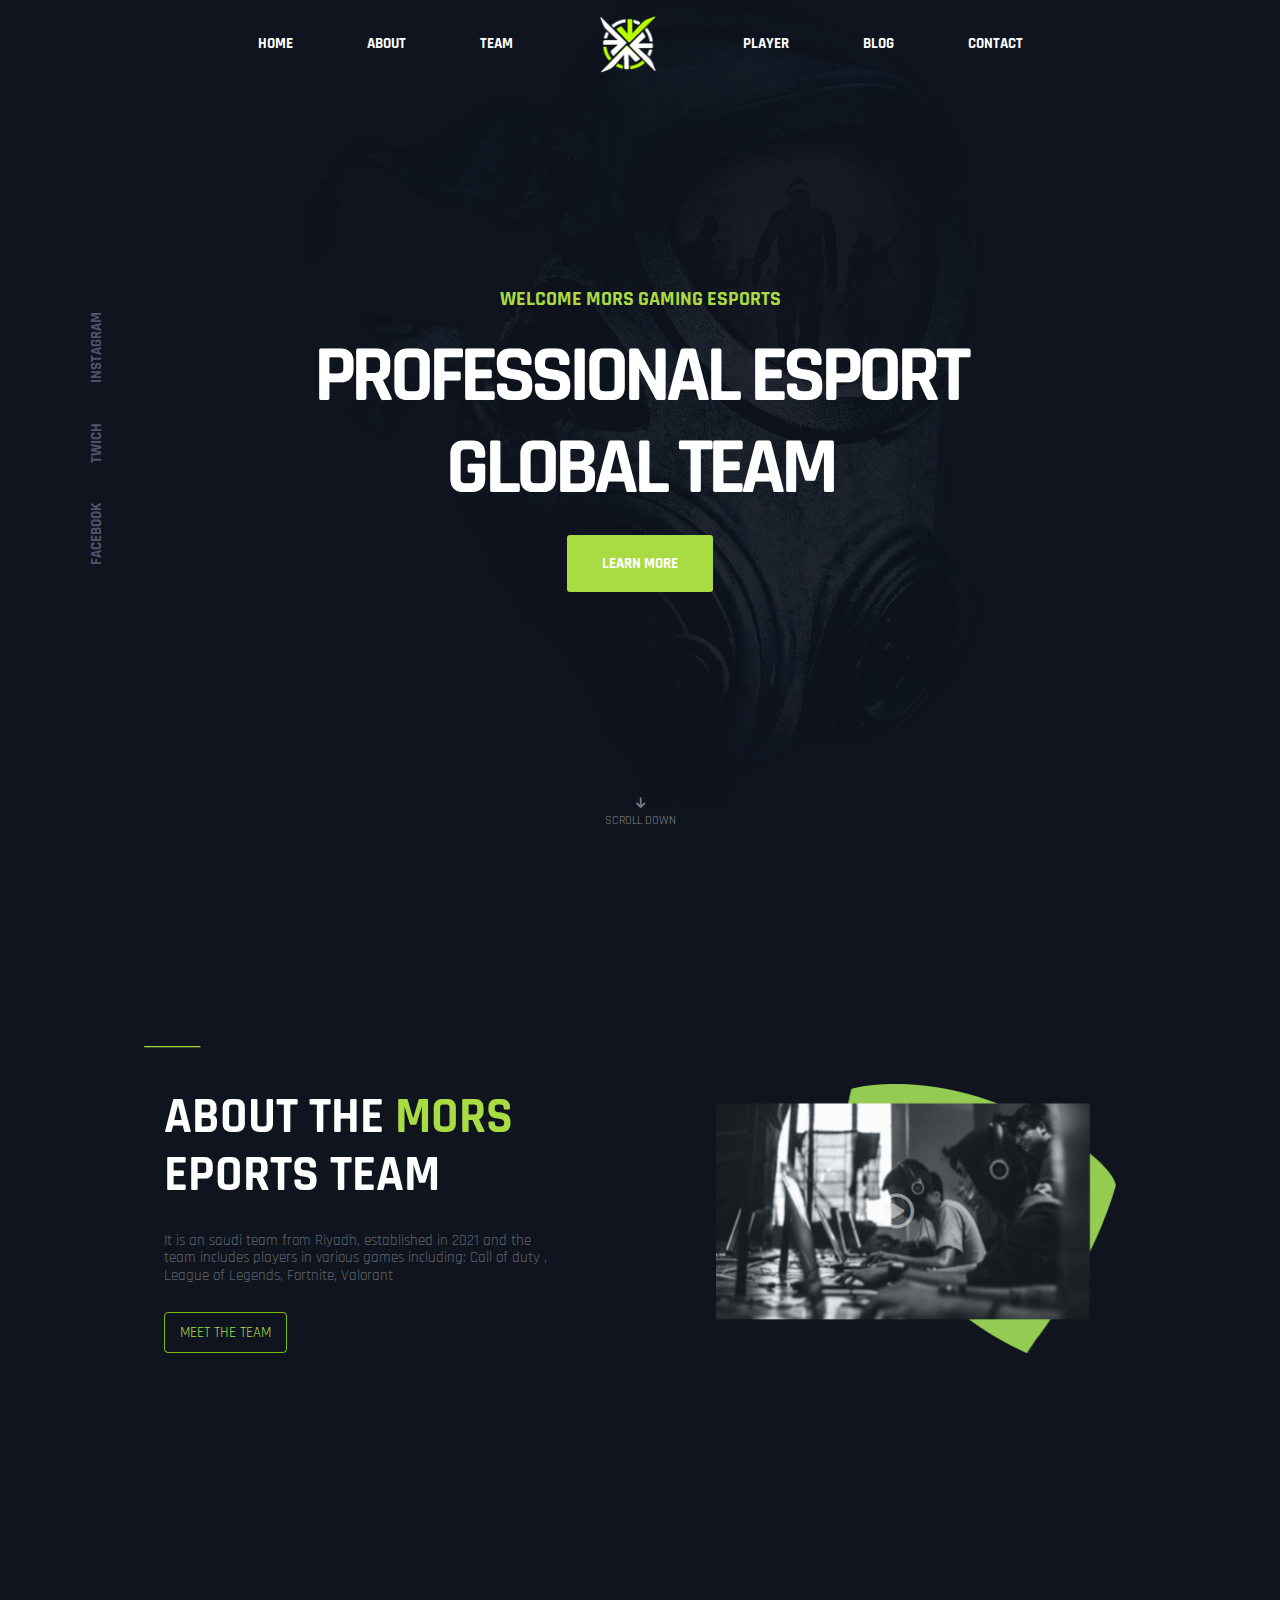
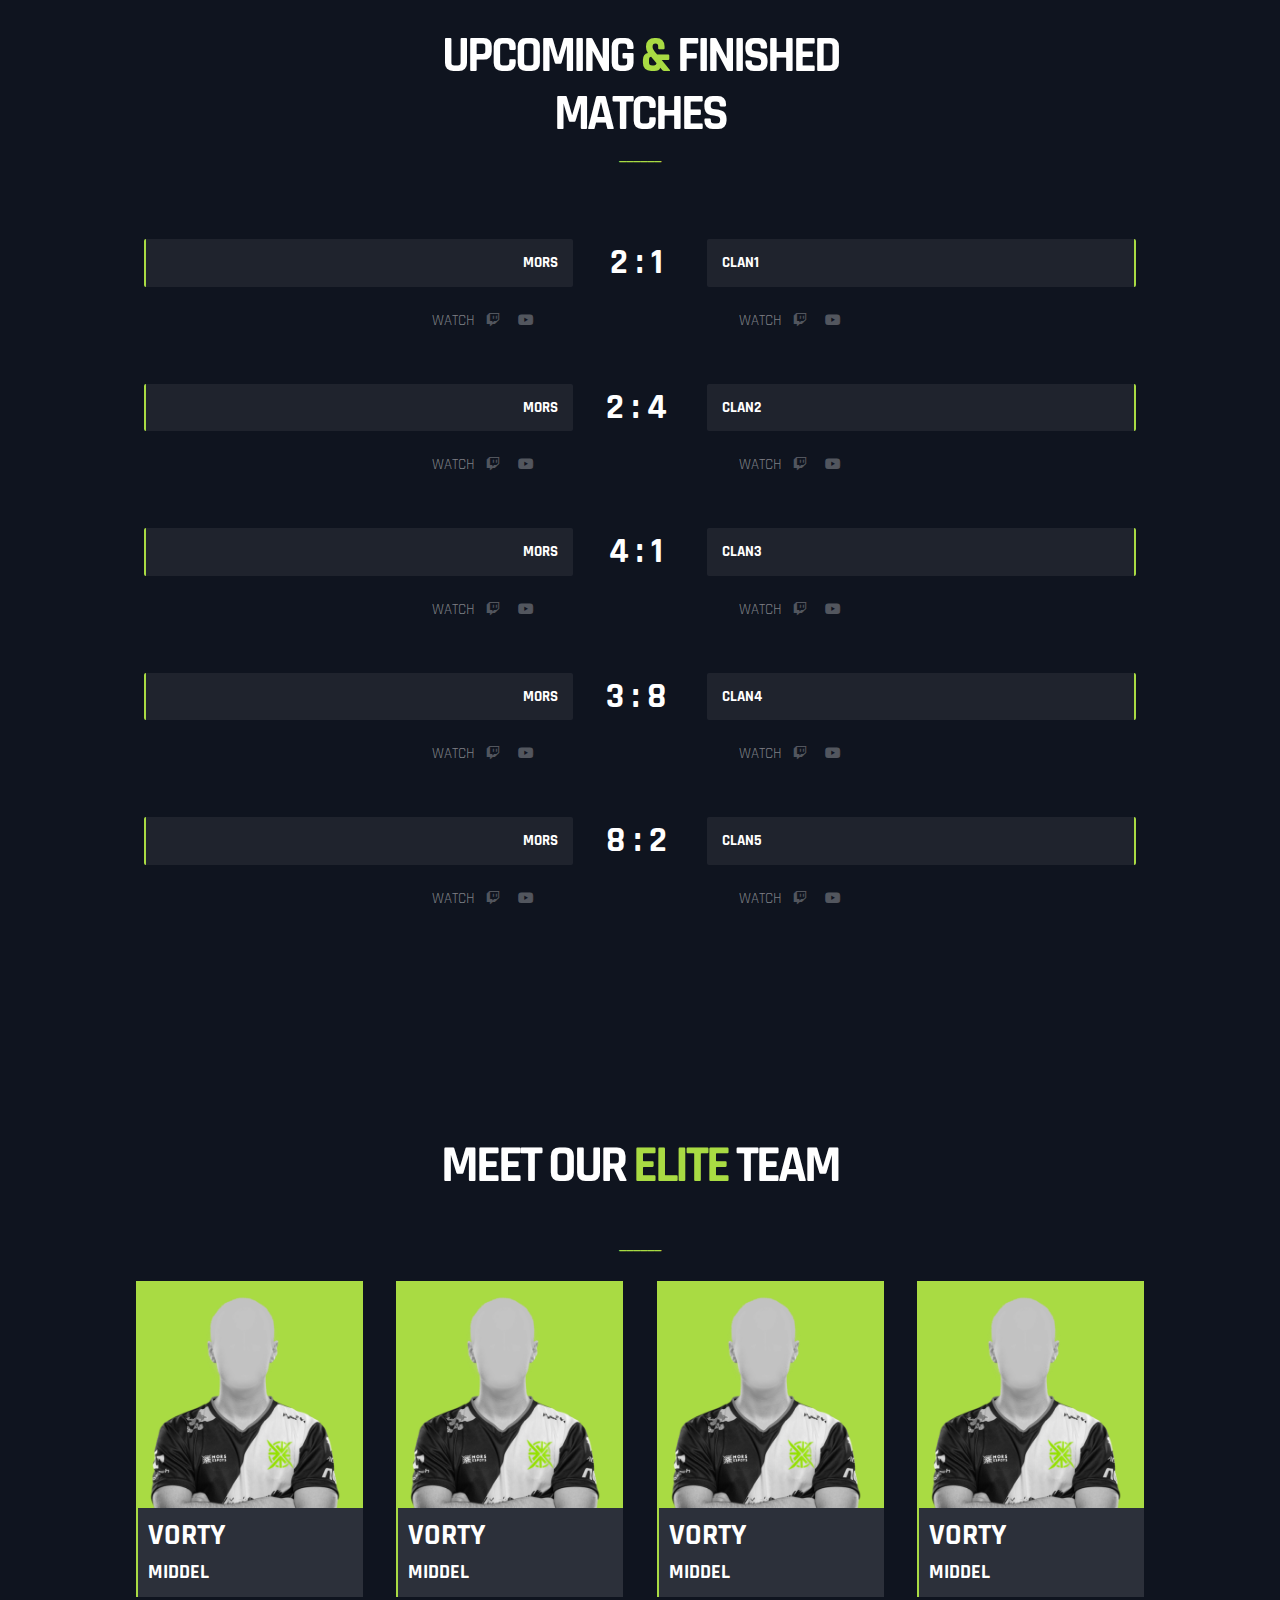
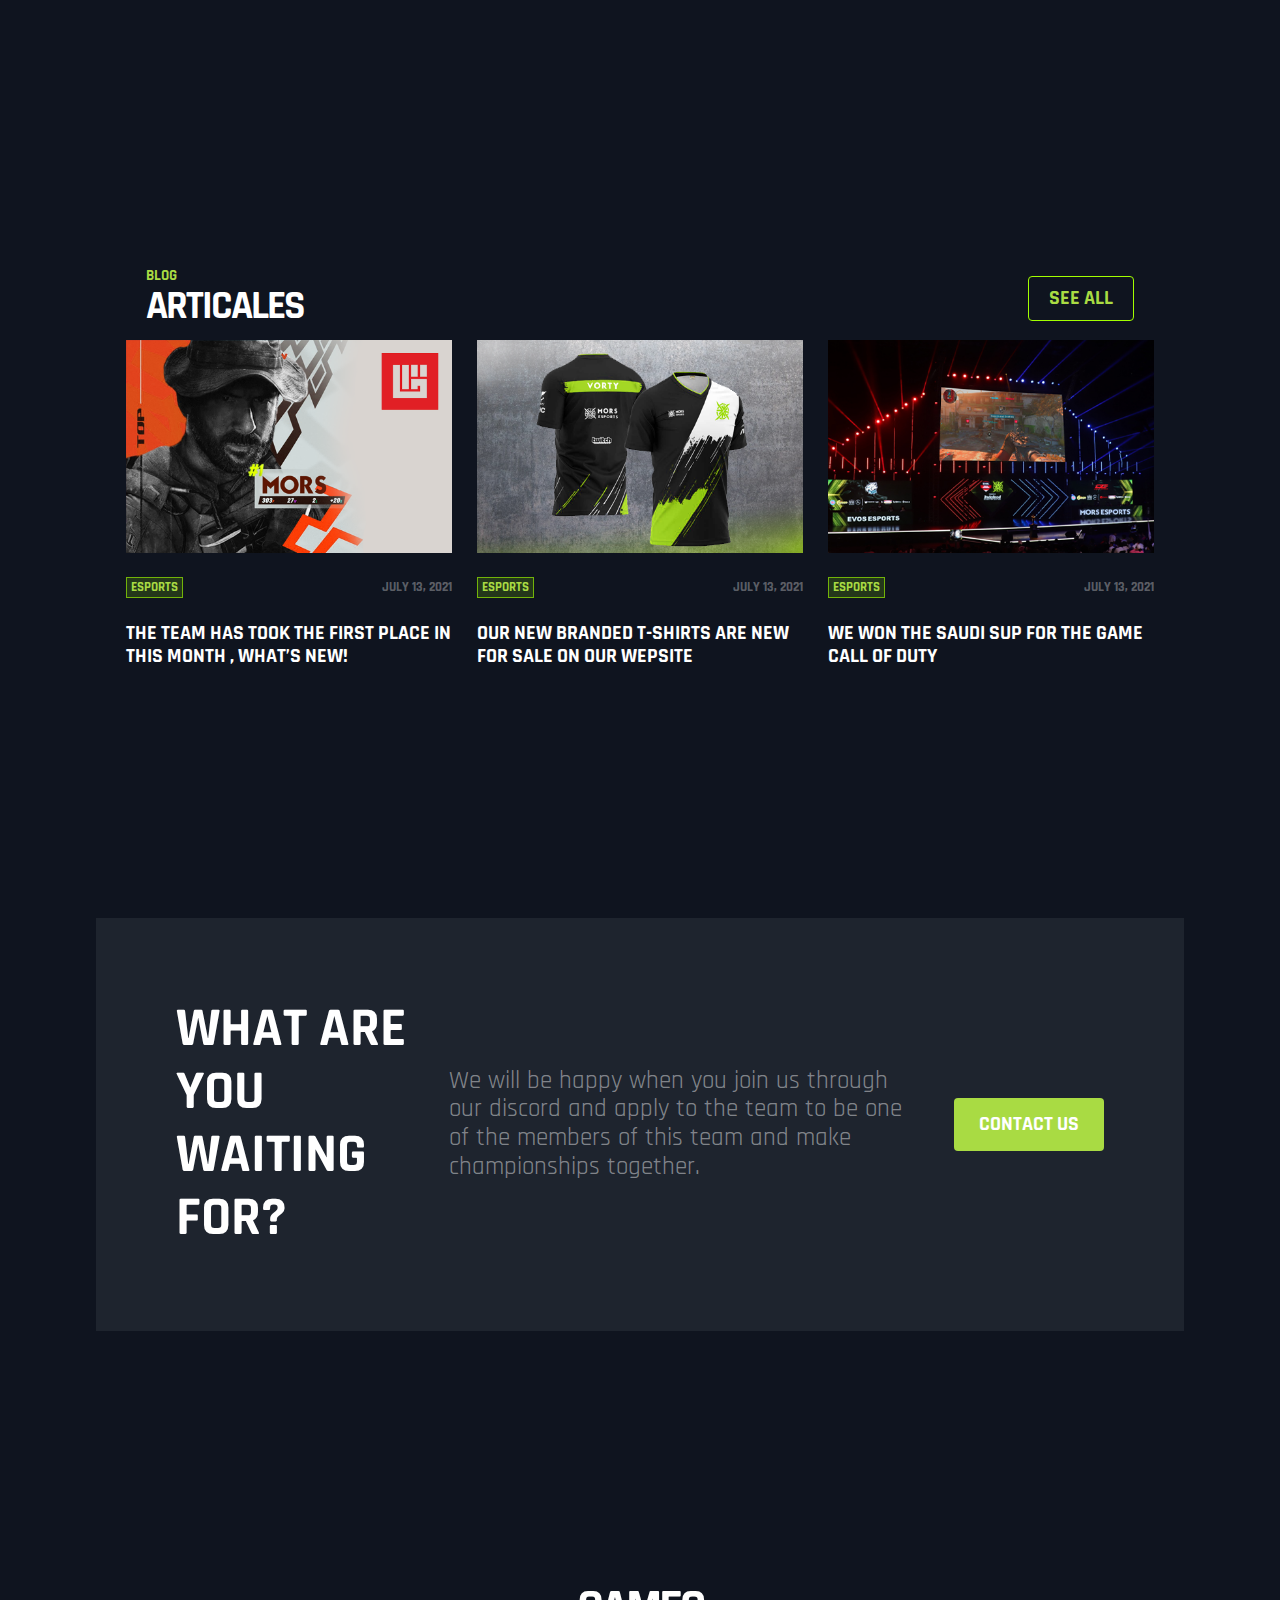
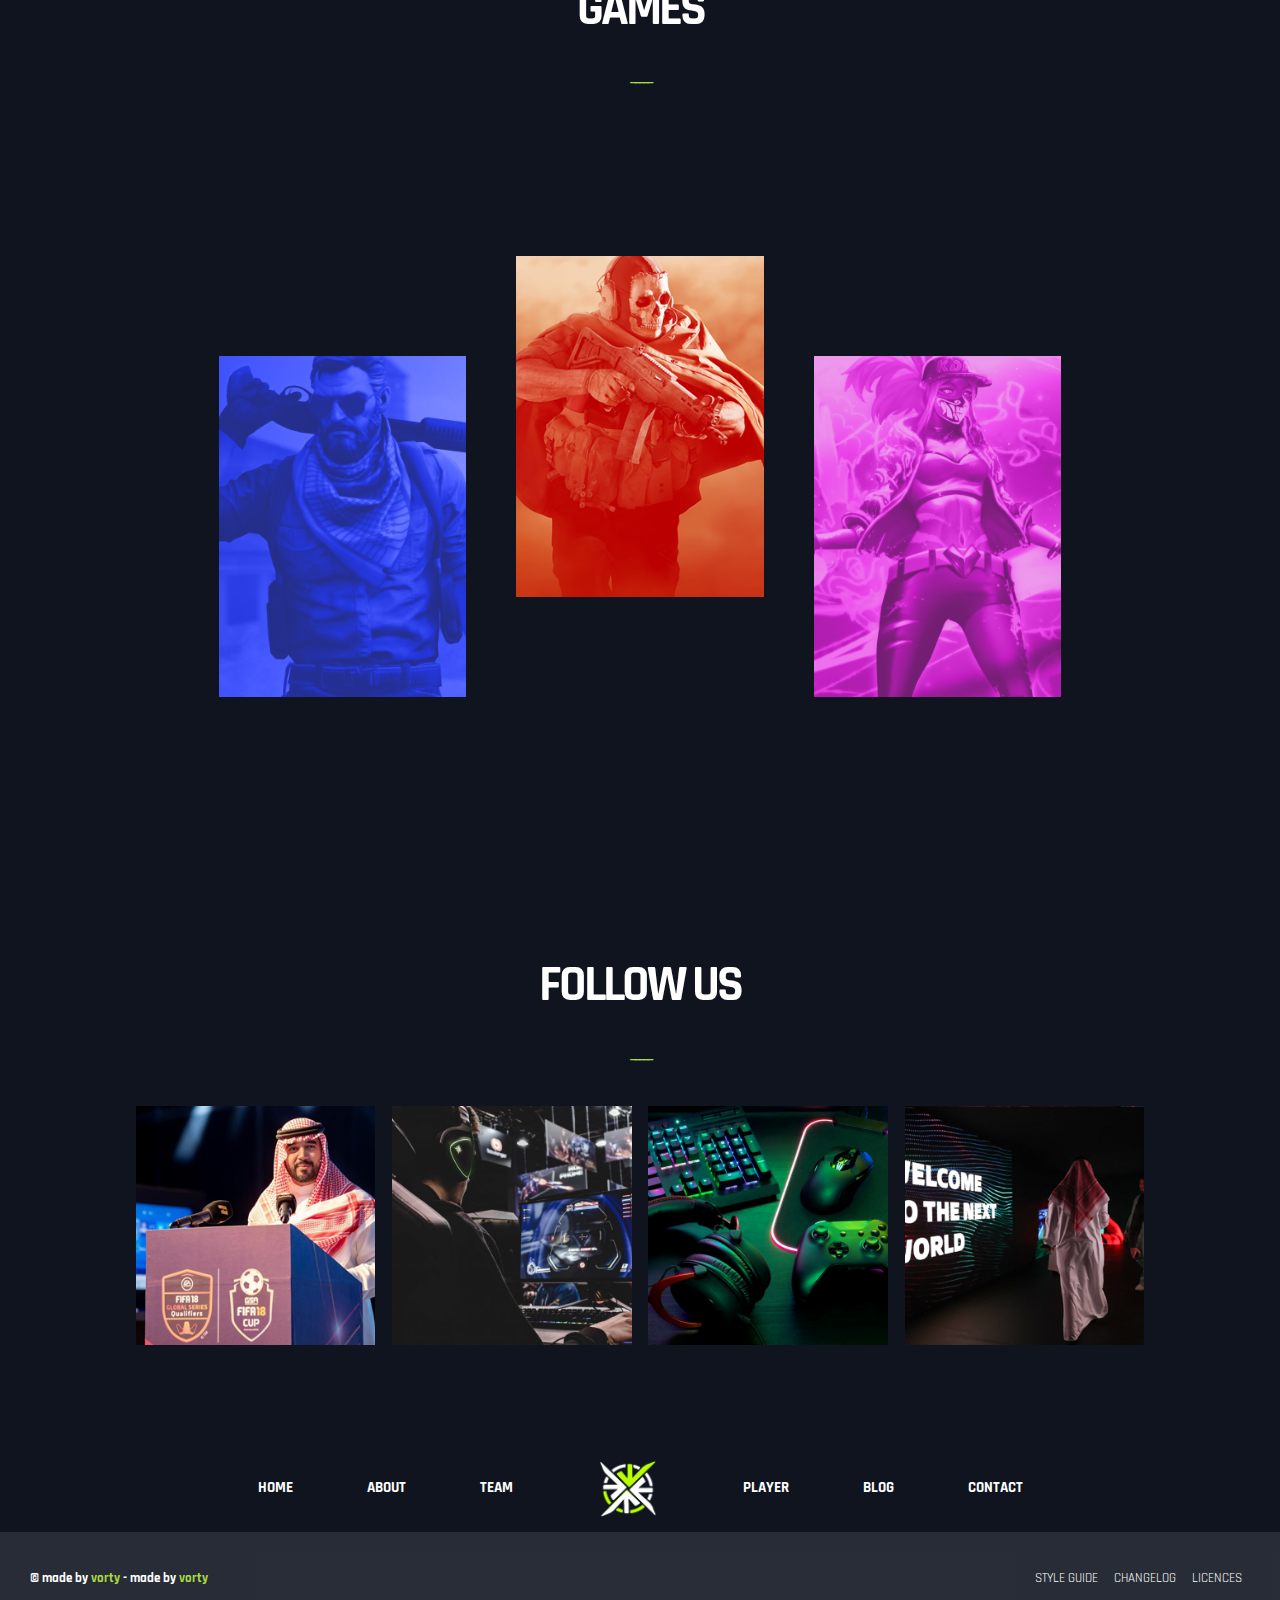
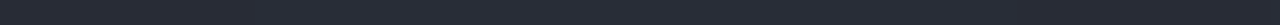
<file: index.html>
<!DOCTYPE html>
<html lang="en">
<head>
    <meta charset="UTF-8">
    <meta http-equiv="X-UA-Compatible" content="IE=edge">
    <meta name="viewport" content="width=device-width, initial-scale=1.0">
    <title>Document</title>
    <!--main template css file-->


    <link rel="stylesheet" href="style.css">
    <link rel="stylesheet" href="style1.css">
    <link rel="stylesheet" href="style2.css">
    <link rel="stylesheet" href="style3.css">
    <!--rander all eliment normaly-->
    <link rel="stylesheet" href="normalize.css">
    <!--access for icons-->
    <link rel="stylesheet" href="https://cdnjs.cloudflare.com/ajax/libs/font-awesome/6.2.0/css/all.min.css">
    <!--google fonts-->
    
    <link rel="preconnect" href="https://fonts.googleapis.com">
    <link rel="preconnect" href="https://fonts.gstatic.com" crossorigin>
    <link href="https://fonts.googleapis.com/css2?family=Bebas+Neue&family=Rajdhani:wght@300;400;500;600;700&family=Roboto:ital,wght@0,100;0,300;0,400;1,100;1,300;1,400&display=swap" rel="stylesheet">
<body>


    <div class="background-home">
        <section>
            <div class="container">
                <nav>
                    <div>
                        <a href="index.html">home</a>
                        <a href="about.html">about</a>
                        <a href="team.html">team</a>
                    </div>
                    <img src="images/111.png" alt="">
                    <div>
                        <a href="player.html">player</a>
                        <a href="blog.html">blog</a>
                        <a href="contact.html">contact</a>
                    </div>
                </nav>
            </div>
        </section>




    
    
    
    
        <!-------------------------------------------------section Two----------------------------------------------------------->
        <!-------------------------------------------------section Two----------------------------------------------------------->
    
        
            <section>
            <div class="social-media">
                <a href="https://www.facebook.com/">facebook</a>
                <a href="https://www.twitch.tv/">twich</a>
                <a href="https://www.instagram.com/morsgamingg/">instagram</a>
            </div>
        </section>



        
        <div class="header">
            <div class="container">
                <img src="images/111.png" alt="">
                <div class="links">
                    <span class="icon">
                        <span></span>
                        <span></span>
                        <span></span>
                    </span>
                    <ul>
                        <li><a href="index.html">home</a></li>
                        <li><a href="about.html">about</a></li>
                        <li><a href="team.html">team</a></li>
                        <li><a href="player.html">player</a></li>
                        <li><a href="blog.html">blog</a></li>
                        <li><a href="contact.html">contact</a></li>
                    </ul>
                </div>
            </div>
        </div>
    
    
    
    
    
        <!-------------------------------------------------section three----------------------------------------------------------->
        <!-------------------------------------------------section three----------------------------------------------------------->
        <section>
            <div class="container">
                <div class="headers">
                    <h1>welcome mors gaming esports</h1>
                    <h2>professional esport <br> global team</h2>
                    <h3>learn more</h3>
                </div>
            </div>
        </section>
        
    
        <!-------------------------------------------------section four----------------------------------------------------------->
        <!-------------------------------------------------section four----------------------------------------------------------->
        <section>
            <div class="container">
                <div class="scroll-down">
                    <i class="fa-solid fa-arrow-down"></i>
                    scroll down
                </div>
            </div>
        </section>
    
        <section>

            <div class="container">
                <h1 class="h1-home5">________</h1>
    
                <div class="content5">

                    <div class="text-part">
                        <h2>ABOUT THE <span>MORS</span> EPORTS TEAM</h2>
                        <p>It is an saudi team from Riyadh, established in 2021 and the team includes players in various games including: Call of duty , League of Legends, Fortnite, Valorant</p>
                        <div>meet the team</div>
                    </div>
    
                    <div class="contant-home2">
                        <a href="https://www.youtube.com/watch?v=ujSOrHkkFDo"><i class="fa-sharp fa-regular fa-circle-play"></i></a>
                        <img src="images/121212.png" alt="">
                    </div>
    
                </div>
            </div>
        </section>
        

    </div>



    

    <!-------------------------------------------------section five----------------------------------------------------------->
    <!-------------------------------------------------section five----------------------------------------------------------->


    <!-------------------------------------------------section sex----------------------------------------------------------->
    <!-------------------------------------------------section sex----------------------------------------------------------->
    <section>

        <h1 class="h1-6">upcoming<span> & </span>finished <br> matches</h1>
        <h2 class="h2-6">______</h2>



        <div class="container">
            <div class="contant6">



                <div class="card6">
                    <h3>mors</h3>
                    <p>2:1</p>
                    <h4>clan1</h4>
                </div>
                <div class="watch">
                    <div class="watch1">
                        watch 
                        <a href="https://www.twitch.tv/"><i class="fa-brands fa-twitch"></i></a>
                        <a href="https://www.youtube.com/"><i class="fa-brands fa-youtube"></i></a>
                    </div>                
                    <div class="watch2">
                        watch 
                        <a href="https://www.twitch.tv/"><i class="fa-brands fa-twitch"></i></a>
                        <a href="https://www.youtube.com/"><i class="fa-brands fa-youtube"></i></a>
                    </div>
                </div>
    
                
    
                <div class="card6">
                    <h3>mors</h3>
                    <p>2:4</p>
                    <h4>clan2</h4>
                </div>
                <div class="watch">
                    <div class="watch1">
                        watch 
                        <a href="https://www.twitch.tv/"><i class="fa-brands fa-twitch"></i></a>
                        <a href="https://www.youtube.com/"><i class="fa-brands fa-youtube"></i></a>
                    </div>                
                    <div class="watch2">
                        watch 
                        <a href="https://www.twitch.tv/"><i class="fa-brands fa-twitch"></i></a>
                        <a href="https://www.youtube.com/"><i class="fa-brands fa-youtube"></i></a>
                    </div>
                </div>
    
    
    
                <div class="card6">
                    <h3>mors</h3>
                    <p>4:1</p>
                    <h4>clan3</h4>
                </div>
                <div class="watch">
                    <div class="watch1">
                        watch 
                        <a href="https://www.twitch.tv/"><i class="fa-brands fa-twitch"></i></a>
                        <a href="https://www.youtube.com/"><i class="fa-brands fa-youtube"></i></a>
                    </div>                
                    <div class="watch2">
                        watch 
                        <a href="https://www.twitch.tv/"><i class="fa-brands fa-twitch"></i></a>
                        <a href="https://www.youtube.com/"><i class="fa-brands fa-youtube"></i></a>
                    </div>
                </div>
    
    
    
                <div class="card6">
                    <h3>mors</h3>
                    <p>3:8</p>
                    <h4>clan4</h4>
                </div>
                <div class="watch">
                    <div class="watch1">
                        watch 
                        <a href="https://www.twitch.tv/"><i class="fa-brands fa-twitch"></i></a>
                        <a href="https://www.youtube.com/"><i class="fa-brands fa-youtube"></i></a>
                    </div>                
                    <div class="watch2">
                        watch 
                        <a href="https://www.twitch.tv/"><i class="fa-brands fa-twitch"></i></a>
                        <a href="https://www.youtube.com/"><i class="fa-brands fa-youtube"></i></a>
                    </div>
                </div>




                <div class="card6">
                    <h3>mors</h3>
                    <p>8:2</p>
                    <h4>clan5</h4>
                </div>
                <div class="watch">
                    <div class="watch1">
                        watch 
                        <a href="https://www.twitch.tv/"><i class="fa-brands fa-twitch"></i></a>
                        <a href="https://www.youtube.com/"><i class="fa-brands fa-youtube"></i></a>
                    </div>                
                    <div class="watch2">
                        watch 
                        <a href="https://www.twitch.tv/"><i class="fa-brands fa-twitch"></i></a>
                        <a href="https://www.youtube.com/"><i class="fa-brands fa-youtube"></i></a>
                    </div>
                </div>



            </div>
        </div>
    </section>
    

    <!-------------------------------------------------section seven----------------------------------------------------------->
    <!-------------------------------------------------section seven----------------------------------------------------------->
    <section>
        
        <h1 class="h1-7">meet our <span>elite</span> team</h1>
        <h2 class="h2-7">______</h2>
        <div class="container7">

            <div class="contant7">


                <div class="card4">
                    <img src="images/new player.png" alt="">
                    <div class="description">
                        <h1> vorty <br> <span>middel</span> </h1>
                    </div>
                </div>
    
                <div class="card4">
                    <img src="images/new player.png" alt="">
                    <div class="description">
                        <h1> vorty <br> <span>middel</span> </h1>
                    </div>
                </div>
    
                <div class="card4">
                    <img src="images/new player.png" alt="">
                    <div class="description">
                        <h1> vorty <br> <span>middel</span> </h1>
                    </div>
                </div>
    
                <div class="card4">
                    <img src="images/new player.png" alt="">
                    <div class="description">
                        <h1> vorty <br> <span>middel</span> </h1>
                    </div>
                </div>
                
            </div>    
        </div>
    </section>




    <!-------------------------------------------------section eight----------------------------------------------------------->
    <!-------------------------------------------------section eight----------------------------------------------------------->
    <section>
        <div class="blog-art">
            <h1>blog <br> <span>articales</span> </h1>
            <h2> see all</h2>
        </div>

        <div class="container7">


            <div class="contant8">
                <div class="card8">
                    <img src="images/FRIST ONE ON NAFS 2.png" alt="">
                    <div class="description8">
                         <h1>esports</h1> 
                         <h2>JULY 13, 2021</h2>
                    </div>
                    <div>
                        <p>THE TEAM HAS TOOK THE FIRST PLACE IN THIS MONTH , WHAT’S NEW!</p>
                    </div>
                </div>
    
    
                <div class="card8">
                    <img src="images/esports team1.jpg.png" alt="">
                    <div class="description8">
                         <h1>esports</h1> 
                         <h2>JULY 13, 2021</h2>
                    </div>
                    <div>
                        <p>OUR NEW BRANDED T-SHIRTS ARE NEW FOR SALE ON OUR WEPSITE</p>
                    </div>
                </div>
    
                
                
                <div class="card8">
                    <img src="images/esports8.jpg.png" alt="">
                    <div class="description8">
                         <h1>esports</h1> 
                         <h2>JULY 13, 2021</h2>
                    </div>
                    <div>
                        <p>WE WON THE SAUDI SUP FOR THE GAME CALL OF DUTY</p>
                    </div>
                </div>   
            </div>


        </div>
    </section>
    

    <!-------------------------------------------------section nine----------------------------------------------------------->
    <!-------------------------------------------------section nine----------------------------------------------------------->
    <section>
        <div class="container7">
            <div class="contant9">
                <h1>what are you waiting for?</h1>
                <p>We will be happy when you join us through our discord and apply to the team to be one of the members of this team and make championships together.</p>
                <a href="">contact us</a>
            </div>
        </div>
    </section>
    

    <!-------------------------------------------------section ten----------------------------------------------------------->
    <!-------------------------------------------------section ten----------------------------------------------------------->    <!-------------------------------------------------section ten----------------------------------------------------------->
    <section>
        <h1 class="games10">games <br><span>_____</span></h1>
        <div class="container">
            <div class="contant10">
                <img src="images/game2.png" alt="">
                <img class="img10" src="images/game 2.png" alt="">
                <img src="images/game3.png" alt="">
            </div>
        </div>
 
    </section>
    

    <!-------------------------------------------------section Two----------------------------------------------------------->
    <!-------------------------------------------------section Two----------------------------------------------------------->    <!-------------------------------------------------section Two----------------------------------------------------------->
    <section>

        <h1 class="header11">follow us <br><span>_____</span></h1>

        <div class="container7">
            <div class="contant11">
                <img src="images/esports10.jpg.png" alt="">
                <img src="images/aaasss.png" alt="">
                <img src="images/esports15.png" alt="">
                <img src="images/esport11.jpg.png" alt="">
            </div>
        </div>
    </section>
    

    <!-------------------------------------------------section Two----------------------------------------------------------->
    <!-------------------------------------------------section Two----------------------------------------------------------->    <!-------------------------------------------------section Two----------------------------------------------------------->
    <section>
        <div class="container">
            <nav>
                <div>
                    <a href="index.html">home</a>
                    <a href="about.html">about</a>
                    <a href="team.html">team</a>
                </div>
                <img src="images/111.png" alt="">
                <div>
                    <a href="player.html">player</a>
                    <a href="blog.html">blog</a>
                    <a href="contact.html">contact</a>
                </div>
            </nav>
        </div>
    </section>
    

    <!-------------------------------------------------section Two----------------------------------------------------------->    <!-------------------------------------------------section Two----------------------------------------------------------->
    <!-------------------------------------------------section Two----------------------------------------------------------->
    <section>
        <footer>
            <h1>© made by <span>vorty</span> - made by <span>vorty</span></h1>
            <div class="footerr">
                <div>STYLE GUIDE</div>
                <div>CHANGELOG</div>
                <div>LICENCES</div> 
            </div>
        </footer>
    </section>
</body>
</file>
<file: style.css>
:root
{
    --main-color: #a3d441; 
}


*
{
    box-sizing: border-box;
    scroll-behavior: smooth;
    -moz-box-sizing: border-box;
    -webkit-box-sizing: border-box;
    background-repeat: no-repeat;
}
@media (min-width : 300px ) 
{
    
body
{
    font-family: 'Bebas Neue', sans-serif;
    font-family: 'Rajdhani', sans-serif;
    background-color: rgb(15, 20, 31);}
section
{
    width: 100%;
    margin: 0 auto;
}

.container
{
    width: 300px;
    margin: 0 auto;
}

/* ------------------------------------section Two------------------------------------------------------------------------*/



.background-home

{
    background-image: url(images/swat\ \(8\)\ low.png) ;
    background-position: center center;
    background-size: 300px;
}

.background-about

{
    background-image: url(images/swat\ \(1\)\ low.png) ;
    background-position: right top;
    background-size: 300px;

}

.background-team

{


    background-image: url(images/swatt\ \(2\)\ low.png);
    background-position: center center;
    background-size: 800px;


}

.background-player
{
    background-image: url(images/swat\ \(8\)\ low.png) ;
    background-position: center center;
    background-size: 300px;

}

.background-blog

{
    background-image: url(images/background\ img5\ low.png) ;
    background-position: left center;
    background-size: 800px;

}

.background-contact

{
    background-image: url(images/gost3\ low.png) ;
    background-position: left center;
    background-size: 300px;
}







/* ------------------------------------section Two------------------------------------------------------------------------*/
/* ------------------------------------section Two------------------------------------------------------------------------*/
/* ------------------------------------section Two------------------------------------------------------------------------*/
/* ------------------------------------section Two------------------------------------------------------------------------*/


nav
{
    width: fit-content;
    margin: 10px auto;
    display: flex;
    flex-direction: row;
    flex-wrap: nowrap;
    align-items: center;
    justify-content: space-between;
    background-color: #20263500;
    display: none;
}

nav a 
{
    color: white;
    text-decoration: none;
    text-transform: uppercase;
    font-size: 5px;
    transition: 0.3s;
    background-color: #20263500;
    margin: 0 10px;
}

nav a:hover
{
    background-color: rgba(255, 255, 255, 0.131);
    border-radius: 2px;
}

nav img
{
    width: 30px;
    background-color: #20263500;

}



/* ------------------------------------section Two------------------------------------------------------------------------*/
/* ------------------------------------section Two------------------------------------------------------------------------*/
/* ------------------------------------section Two------------------------------------------------------------------------*/
/* ------------------------------------section Two------------------------------------------------------------------------*/

.social-media
{
    width: fit-content;
    display: flex;
    flex-direction: row;
    flex-wrap: nowrap;
    rotate: -90deg;
    position: absolute;
    left: -104px;
    top: 459px;
    background-color: rgba(240, 248, 255, 0);
    display: none;
}
.social-media a
{
    color: rgba(255, 255, 255, 0.416);
    margin: 0px 10px;
    text-decoration: none;
    text-transform: uppercase;
    background-color: rgba(240, 248, 255, 0);
    font-size: 15px;

    
}
.social-media a:hover
{
    color: var(--main-color);
}


/* ------------------------------------section Two------------------------------------------------------------------------*/
/* ------------------------------------section Two------------------------------------------------------------------------*/
/* ------------------------------------section Two------------------------------------------------------------------------*/
/* ------------------------------------section Two------------------------------------------------------------------------*/

.header .container img
{
    width: 50px;
}

.header
{
     padding: 20px;
}
.header .container
{
    display: flex;
    justify-content: space-between;
    align-items: center;
}
.header .logo
{
    width: 60px;
}
.header .links
{
    position: relative;
}
.header .links:hover .icon span:nth-child(2)
{
    width: 100%;
}
.header .links .icon
{
    width: 30px;
    display: flex;
    flex-wrap: wrap;
    justify-content: flex-end;
}
.header .links .icon span
{
    background-color: rgba(255, 255, 255, 0.601);
    margin-bottom: 5px;
}
.header .links .icon span:first-child
{
    width: 100%;
    height:2px;  
}
.header .links .icon span:nth-child(2)
{
    width: 60%;
    height: 2px;  
    transition: 0.5s;  
  
}
.header .links .icon span:last-child
{
    height: 2px;  
    width: 100%;
}
.header .links:hover ul
{
    display: block;
}
.header .links ul
{
    list-style: none;
    margin: 0;
    padding: 0;
    background-color: #121825;
    position: absolute;
    right: 0;
    min-width: 200px;
    top: calc(100% + 10px);
    transition: 0.5s;
    display: none;
}
.header .links ul::before
{
    content: "";
    border-width: 10px;
    border-style: solid;
    border-color: transparent transparent #121825 transparent;
    position: absolute;
    right: 5px;
    top: -20px;
}
.header .links ul li a
{
    display: block;
    padding: 10px;
    text-decoration: none;
    transition: 0.5s;
    color: rgba(255, 255, 255, 0.777);
    font-weight: bold;
    font-size: 10px;
}
.header .links ul li a:hover
{
    padding-left: 25px;
}
.header .links ul li:not(:last-child) a
{
    border-bottom: 1px solid rgba(172, 255, 47, 0.189);
}



/* ------------------------------------section Two------------------------------------------------------------------------*/
/* ------------------------------------section Two------------------------------------------------------------------------*/
/* ------------------------------------section Two------------------------------------------------------------------------*/
/* ------------------------------------section Two------------------------------------------------------------------------*/

.headers
{
    width:300px;
    margin: 100px auto;  
}
.headers h1
{
    color:var(--main-color);
    font-size:10px; 
    text-align: center;
    text-transform: uppercase;
    margin: 10px 0 ;
    


}
.headers h2
{
    color: white;
    font-size: 27px;
    text-align: center;
    text-transform: uppercase;
    margin: 10px auto;
    letter-spacing: -2px;
}
.headers h3
{
    color: white;
    background-color: var(--main-color);
    border-radius: 3px;
    width: fit-content;
    padding: 7px 9px;
    margin: 0 auto;
    text-transform: uppercase;
    font-size: 7px;
}



/* ------------------------------------section Two------------------------------------------------------------------------*/
/* ------------------------------------section Two------------------------------------------------------------------------*/
/* ------------------------------------section Two------------------------------------------------------------------------*/
/* ------------------------------------section Two------------------------------------------------------------------------*/

.scroll-down
{
    display: flex;
    flex-direction: column;
    color: rgba(255, 255, 255, 0.477);
    font-size:7px;
    text-align: center;
    text-transform: uppercase;
    margin: 100px 0;

}
.scroll-down i 
{
    text-align: center;
    font-size: 7px;
    margin: 5px 0 ;
}


/* ------------------------------------section Two------------------------------------------------------------------------*/
/* ------------------------------------section Two------------------------------------------------------------------------*/
/* ------------------------------------section Two------------------------------------------------------------------------*/
/* ------------------------------------section Two------------------------------------------------------------------------*/

.h1-home5
{
    font-size: 8px;
    color:var(--main-color);
}
.content5
{
    width: 300px;
    margin: 0 auto;
    display: flex;
    flex-direction: row;
    flex-wrap: nowrap;
    align-items: center;
    justify-content: space-between;
    margin-bottom: 200px;
}
.text-part
{
    display: flex;
    flex-direction: column;
    width: calc(290px/2);

}
.text-part h1
{
    color: var(--main-color);
    font-size: 5px;
}
.text-part h2
{
    color: white;
    font-size: 15px;
    margin: 0;
}
.text-part h2 span
{
    color:var(--main-color);
}

.text-part p
{
    color: rgba(255, 255, 255, 0.344);
    margin: 10px 0;
    font-size: 5px;
}

.text-part div
{
    color: rgba(162, 255, 0, 0.716);
    border: 1px solid rgba(162, 255, 0, 0.716);
    font-size: 5px;
    border-radius: 1px;
    padding: 5px 8px;
    text-transform: uppercase;
    width: fit-content;
    margin: 0;
}


.contant-home2
{
    position: relative;
    width: calc(290px/2);
}

.contant-home2 img
{
    width:100%;
}

.contant-home2 a
{
    position: absolute;
    color: white;
    font-size: 15px;
    opacity: 50%;
    background-color: rgba(0, 0, 255, 0);
    width: 90%;
    text-align: center;
    top: 40%;
    transition: 0.5s;
}
.contant-home2 a:hover
{
    scale: 1.5;
}



/* ------------------------------------section Two------------------------------------------------------------------------*/
/* ------------------------------------section Two------------------------------------------------------------------------*/
/* ------------------------------------section Two------------------------------------------------------------------------*/
/* ------------------------------------section Two------------------------------------------------------------------------*/

.h1-6
{
    color: white;
    text-transform: uppercase;
    text-align: center;
    font-size: 25px;
    letter-spacing: -2px;
    margin: 0;
}
.h1-6 span 
{
    color: rgb(162, 255, 0);
    text-align: center;
}
.h2-6
{
    color: rgb(162, 255, 0);
    text-align: center;
    font-size: 10px;
    margin: 0;
}
.contant6
{
    margin-bottom: 100px;
}
.card6
{
    width: 100%;
    margin: 0 auto;
    display: flex;
    flex-direction: row;
    flex-wrap: nowrap ;
    justify-content: center;
    align-items: center;
    margin-top: 1px;
    
}
.card6 h3
{
    background-color: rgba(255, 255, 255, 0.067);
    color: white;
    width: 45%;
    text-align: right;
    text-transform: uppercase;
    padding: 8px;
    border-radius: 2px;
    border-left: 2px solid rgb(162, 255, 0);
    font-size: 10px;
}
.card6 p
{
    color: white;
    width: 14%;
    text-align: center;
    font-size: 11px;
    letter-spacing: 5px;
    font-weight: 700;
}

.card6 h4
{
    background-color: rgba(255, 255, 255, 0.067);
    color: white;
    width: 45%;
    text-transform: uppercase;
    padding: 8px;
    border-radius: 2px;
    border-right: 2px solid rgb(162, 255, 0);
    font-size: 10px;

}
.watch
{
    width: 100%;
    margin: 0px auto;
    display: flex;
    flex-direction: row;
    flex-wrap: nowrap ;
    justify-content: space-between;
    align-items: center;
    color: rgba(255, 255, 255, 0.463);
    text-transform: uppercase;
    font-size: 10px;

}
.watch1
{
    width: 40%;
    text-align: right;
    font-size: 7px;
}
.watch2
{
    width: 40%;
    margin-bottom: 0px;
    font-size: 7px;
}
.watch a
{
    color: rgba(255, 255, 255, 0.286);
    text-transform: uppercase;
    text-decoration: none;
    font-size: 7px;
    margin: 0px 4px; 
}

/* ------------------------------------section Two------------------------------------------------------------------------*/
/* ------------------------------------section Two------------------------------------------------------------------------*/
/* ------------------------------------section Two------------------------------------------------------------------------*/
/* ------------------------------------section Two------------------------------------------------------------------------*/


.container7
{
    width: 85%;
    margin: 0 auto;}

.contant7
{
    display: flex;
    flex-direction: row;
    flex-wrap: wrap-reverse;
    justify-content: space-between;
    margin-bottom: 150px;
    padding: 0 40px;
}
.h1-7
{
    color: white;
    text-align: center;
    text-transform: uppercase;
    font-size: 25px;
    letter-spacing: -1px;
}
.h1-7 span
{
    color: var(--main-color);

}
.h2-7
{
    color: var(--main-color);
    text-align: center;
    font-size: 10px;
}

.card4
{
    display: flex;
    flex-direction: column;
    margin: 7px auto;
    width: calc(90%/2);
}
.card4 img
{
    background-color: var(--main-color);
    width: 100%;
}
.card4 div
{

    background-color: rgba(255, 255, 255, 0.12);
    border-left: 2px solid  rgb(162, 255, 0);   
    padding: 10px;
}
.description
{
   color: white;
   padding: 25px;
   text-transform: uppercase;
}
.description h1
{
   color: white;
   text-transform: uppercase;
   font-size: 15px;
   background-color: rgba(220, 220, 220, 0);
   margin: 0;
}
.description h1 span
{
   color: white;
   text-transform: uppercase;
   font-size: 10px;
   background-color: rgba(220, 220, 220, 0);

   margin: 0;

}

/* ------------------------------------section Two------------------------------------------------------------------------*/
/* ------------------------------------section Two------------------------------------------------------------------------*/
/* ------------------------------------section Two------------------------------------------------------------------------*/
/* ------------------------------------section Two------------------------------------------------------------------------*/


.h1-blog2
{
    color: var(--main-color);
    font-size: 20px;
    text-align: center;
    text-transform: uppercase;
    line-height: 55px;

}
.h1-blog2 span
{
    color: white;
    font-size: 65px;
}


.contant8
{
    display: flex;
    flex-direction: row;
    flex-wrap: wrap-reverse ;
    justify-content: space-between;
    margin-bottom: 100px;
    padding: 0 30px;


}
.blog-art

{
    width: 85%;
    display: flex;
    flex-direction: row;
    justify-content: space-between;
    margin: 0px auto;
    padding: 15px;
    align-items: center;
    padding: 0 50px;
}
.blog-art h1
{
    color: var(--main-color);
    font-size: 10px;
    text-transform: uppercase;

}
.blog-art h1 span
{
    color: white;
    font-size: 18px;
    text-transform: uppercase;
}
.blog-art h2
{
    color: var(--main-color);
    border: solid 1px var(--main-color);
    padding: 7px 10px;
    border-radius: 2px;
    font-size: 10px;
    text-transform: uppercase;
}


.card8
{
    display: flex;
    flex-direction: column;
    width: 100%;  
    margin: 15px;
}
.card8 img
{
    width: 100%;
}

.description8
{
    display: flex;
    flex-direction: row;
    flex-wrap: nowrap;
    justify-content: space-between;
    align-items: center;
    margin: 2px 0;
    
}
.description8 h1
{
    color: rgba(162, 255, 0, 0.623);  
    font-size: 10px;
    text-transform: uppercase;
    background-color:  rgba(162, 255, 0, 0.148); 
    width: fit-content;
    padding: 2px 4px; 
    border: solid 1px rgba(162, 255, 0, 0.623);  
}
.description8 h2
{
    color: rgba(255, 255, 255, 0.336);
    font-size: 10px;
}

.card8 div p
{
    color: white;
    font-size: 17px;
    width: 100%; 
    margin: 0;
    font-weight: bold;
}

/* ------------------------------------section Two------------------------------------------------------------------------*/
/* ------------------------------------section Two------------------------------------------------------------------------*/
/* ------------------------------------section Two------------------------------------------------------------------------*/
/* ------------------------------------section Two------------------------------------------------------------------------*/



.contant9
{
    background-color: rgba(240, 248, 255, 0.072);
    display: flex;
    flex-direction: column;
    flex-wrap: wrap-reverse;
    justify-content: space-between;
    padding: 80px;
    align-items: center;
    margin-bottom: 100px;

}
.contant9 h1
{
    width: 100%;
    font-size: 19px;
    color: white;
    text-transform: uppercase;
    background-color: rgba(255, 222, 173, 0);
    text-align: center;
    margin: 0;

}
.contant9 p
{
    color: rgba(255, 255, 255, 0.464);
    font-size: 8px;
    width: 100%;
    background-color: rgba(255, 222, 173, 0);
    text-align: center;
    margin: 30px 0;

}
.contant9 a
{
    color: white;
    background-color: var(--main-color);
    border-radius: 2px;
    padding: 7px 13px;
    width: fit-content;
    text-decoration: none;
    font-size: 9px;
    text-transform: uppercase;
}


/* ------------------------------------section Two------------------------------------------------------------------------*/
/* ------------------------------------section Two------------------------------------------------------------------------*/
/* ------------------------------------section Two------------------------------------------------------------------------*/
/* ------------------------------------section Two------------------------------------------------------------------------*/

.contant10
{
    display: flex;
    flex-direction: row;
    flex-wrap: wrap-reverse ;
    justify-content: space-around;
    margin-bottom: 150px;
    padding: 0 50px;

}
.games10
{
    color: white;
    font-size: 25px;
    text-transform: uppercase;
    text-align: center;
    margin: 0;
}
.games10 span
{
    color: rgba(162, 255, 0, 0.735);
    font-size: 10px;
    
}
.contant10 img
{
    width: 100%;
    padding: 25px;
}



/* ------------------------------------section Two------------------------------------------------------------------------*/
/* ------------------------------------section Two------------------------------------------------------------------------*/
/* ------------------------------------section Two------------------------------------------------------------------------*/
/* ------------------------------------section Two------------------------------------------------------------------------*/

.contant11
{
    display: flex;
    flex-wrap: wrap;
    justify-content: space-between; 
    margin-bottom: 50px; 
    padding: 0 40px;

}
.contant11
{

    justify-content: space-between;
}
.contant11 img
{
    width: calc(95%/2);

}


.header11
{
    color: white;
    font-size: 25px;
    text-transform: uppercase;
    text-align: center;
}
.header11 span
{
    color: rgba(162, 255, 0, 0.735);
    font-size: 10px;
}


/* ------------------------------------section Two------------------------------------------------------------------------*/
/* ------------------------------------section Two------------------------------------------------------------------------*/
/* ------------------------------------section Two------------------------------------------------------------------------*/
/* ------------------------------------section Two------------------------------------------------------------------------*/


footer
{
    display: flex;
    flex-direction: column;
    background-color: rgba(255, 255, 255, 0.105);
    justify-content: space-between;   
    padding: 20px; 
    text-align: center;


}
footer h1
{
    color: white;
    text-align: center;
    font-size: 13px;
    background-color: rgba(255, 255, 255, 0);
}footer h1 span
{
    color: var(--main-color);
    text-align: center;
    font-size: 13px;
    background-color: rgba(255, 255, 255, 0);
}
.footerr
{
    display: flex;
    flex-direction: row;
    justify-content: center;
    color: white;
    background-color: rgba(255, 255, 255, 0);
}
.footerr div
{
    font-size: 13px;
    margin: 0 8px;
    background-color: rgba(255, 255, 255, 0);
}



.h1-about2
{
    color: var(--main-color);
    font-size: 15px;
    text-transform: uppercase;
    text-align: center;
    margin: 0;

}
.h2-about2
{
    color: white;
    font-size: 40px;
    text-align: center;
    margin: 0;
}
.h2-about2 span
{
    color: var(--main-color);
    font-size: 25px;
    text-align: center;
}
.contant-about2
{
    position: relative;
    width: fit-content;
    margin: 20px auto;
}

.contant-about2 img
{
    width: 100%;
}

.contant-about2 a
{
    background-color:var(--main-color);
    width: fit-content;
    position: absolute;
    color: white;
    font-size: 25px;
    left: 45%;
    top: 40%;
    background-color: rgba(0, 0, 255, 0);
    transition: 0.5s;
    opacity: 50%;
}
.contant-about2 a:hover
{
    scale: 1.5;
}
.contant-about2 a i
{
    background-color: rgba(0, 0, 255, 0);
}



/* ------------------------------------section one------------------------------------------------------------------------*/
/* ------------------------------------section one------------------------------------------------------------------------*/

.h1-about3
{
    color: greenyellow;
    font-size: 10px;
    margin-top: 150px;
}
.contant-about3
{
    display: flex;
    flex-direction: row;
    flex-wrap: nowrap;
    justify-content: space-evenly;
    align-items: center;
    margin-bottom: 150px;
}
.content-text3
{
    width: calc(95%/2);   
    
}
.content-text3 h1
{
    font-size: 15px;
    color: white;
    text-transform: uppercase;
}
.content-text3 p
{
    color: rgba(255, 255, 255, 0.276);
    font-size: 7px;
}
.image-about3
{
    width: calc(95%/2);   
}

.image-about3 img
{
    width: 100%;
}



/* ------------------------------------section one------------------------------------------------------------------------*/
/* ------------------------------------section one------------------------------------------------------------------------*/

.h1-about4
{
    color: rgb(255, 255, 255);
    font-size: 25px;
    text-align: center;
    text-transform: uppercase;
}

.h1-about4 span
{
    color: var(--main-color);
}
.h2-about4
{
    color: var(--main-color);
    font-size: 10px;
    text-align: center;
}

.contant-about4
{
    display: flex;
    flex-direction: row;
    flex-wrap: wrap;
    justify-content: space-between;
    background: rgba(255, 255, 255, 0.084);
    border-right: solid 2px greenyellow;;
    border-left: solid 2px greenyellow;;
    width: 100%;
    font-size: 10px;
    padding: 0;
    margin-bottom: 150px;
}

.contant-about4 div
{
    color: white;
    display: flex;
    flex-direction: column;
    text-transform: uppercase;
    text-align: center;
    background-color: rgba(240, 248, 255, 0);
    font-size: 7px;
    color: rgba(255, 255, 255, 0.452);
    width: calc(100%/2);
    margin: 30px 0;

}
.contant-about4 div span
{
    background-color: rgba(240, 248, 255, 0);
    font-size: 25px;
    color: white;    
}
/* ------------------------------------section one------------------------------------------------------------------------*/
/* ------------------------------------section one------------------------------------------------------------------------*/


.contant-about5
{
    display: flex;
    flex-direction: row;
    flex-wrap: nowrap;
    justify-content: space-between;
    align-items: center;
    margin-bottom: 150px;
}
.content-text5
{
    width: calc(95%/2);   
    
}
.content-text5 h1
{
    font-size: 10px;
    color: rgb(255, 255, 255);
    text-transform: uppercase;
}

.content-text5 p
{
    color: rgba(255, 255, 255, 0.276);
    font-size: 8px;
    margin: 20px 0;
    line-height: 10px;
}
.content-text5 p span
{
    font-size: 13px;
    text-transform: uppercase;
    color: white;
}
.image-about5
{
    width: calc(95%/2);   
}

.image-about5 img
{
    width: 100%;
}



/* ------------------------------------section one------------------------------------------------------------------------*/
/* ------------------------------------section one------------------------------------------------------------------------*/

    


.contant-about6
{
    background-color: rgba(255, 255, 255, 0.133);
    padding: 10px;
    display: flex;
    flex-direction: column;
    justify-content: space-around;
    align-items: center;
    width: 100%;
    margin: 150px auto;
    padding: 50px;
}
.text-part6
{
    display: flex;
    flex-direction: column;
    align-items: center;
    width: 100%;
    background-color: #ffffff00;
}
.text-part6 img
{
    width: 50px;
    height: 50px;
    background-color: #ffffff00;
    margin: 0 20px;
}
.text-part6 h1
{
    color: white;
    font-size: 24px;
    background-color: #ffffff00;
    letter-spacing: -2px;
    text-align: center;
}
.text-part6 h1 span
{
    color: greenyellow;
    background-color: #ffffff00;

} 

.inputbox6
{
    background-color: #20263500;
    display: flex;
    flex-direction: column;
    width: 70%;
    margin: 10px 0;
    padding: 0;
}
.inputbox6 input
{
    border-radius: 2px;
    border: solid 1px rgba(128, 128, 128, 0.683);
    color: #ffffff;
    font-size: 7px;
    text-transform: uppercase;
    text-align: start;
    background-color: #20263500;
    margin: 0;
    padding: 10px;
}

.inputbox6 button
{
    border-radius: 2px;
    background-color: #a2ff00af;
    border: solid 1px rgba(128, 128, 128, 0.683);
    color: #ffffff;
    font-size: 8px;
    text-transform: uppercase;
    text-align: center;
    margin-top: 10px;
    padding: 8px;
}


/* ------------------------------------section one------------------------------------------------------------------------*/
/* ------------------------------------section one------------------------------------------------------------------------*/



.h1-77
{
    color: var(--main-color);
    text-align: center;
    text-transform: uppercase;
    font-size: 20px;
    margin: 100px 0;
}
.h1-77 span
{
    color: white;
    text-align: center;
    text-transform: uppercase;
    font-size: 40px;
    letter-spacing: -3px;
}

.contant-player3
{
    width: 100%;
    display: flex;
    flex-wrap: nowrap;
    flex-direction: column;
    background-color: #ffffff00;
    justify-content: center;
    align-items: center;
    margin: 150px auto;
    
}
.card-player3
{

    text-transform: uppercase;
    display: flex;
    flex-direction: column;
}
.card-player3 h1
{
    text-align: center;
    color: white;
    font-size: 20px;
    line-height: 35px;
}
.card-player3 span
{
    font-size: 10px;
    color: #a2ff00da;
    margin: 0 auto;

}
.card-player3 img
{
    width: 100px;
    background-color: greenyellow;
    margin: 10px auto ;


}
.icons-player3
{
    display: flex;
    flex-direction: row;
    justify-content: center;
}
.icons-player3 a 
{
    text-decoration: none;
    color: rgba(255, 255, 255, 0.451);
    font-size: 10px;
    margin: 0 10px;
}


/* ------------------------------------section one------------------------------------------------------------------------*/
/* ------------------------------------section one------------------------------------------------------------------------*/

.contant-team4
{
    width: 100%;
    display: flex;
    flex-wrap: nowrap;
    flex-direction: row;
    background-color: #ffffff25;
    justify-content: center;
    align-items: center;
    margin: 150px auto;
    border-left: 2px solid greenyellow;
    border-right: 2px solid greenyellow;
    padding: 10px;

}
.text-team-frist-part4
{
    width: calc(100%/2);  
    display: flex;
    flex-direction: row;
    align-items: center;
    background-color: #ffffff00;


}
.text-team-frist-part4 img
{
    width: 35px;
    margin: 0 10px;
    background-color: #ffffff00;

}
.text-team-frist-part4 h1
{
    color: white;
    font-size: 10px;
    text-transform: uppercase;
    background-color: #ffffff00;

}
.text-team-frist-part4 h1 span
{
    color: rgba(255, 255, 255, 0.48);
    font-size: 5px;
    text-transform: uppercase;
    background-color: #ffffff00;

}
.text-team-second-part4
{
    width: calc(100%/2);  
    display: flex;
    flex-direction: row;
    text-align: center;
    justify-content: space-evenly;
    background-color: #ffffff00;
    text-transform: uppercase;
}
.text-team-second-part4 div
{
    color: white;
    display: flex;
    flex-direction: column;
    font-size: 10px;
    background-color: #ffffff00;
    font-weight: 1000px;
}
.text-team-second-part4 div span
{
    color: white;
    background-color: #ffffff00;
    text-transform: uppercase;
    color: rgba(255, 255, 255, 0.493);
    font-size: 5px;
}

/* ------------------------------------section one------------------------------------------------------------------------*/
/* ------------------------------------section one------------------------------------------------------------------------*/



.contant-team6
{
    display: flex;
    flex-direction: row;
    flex-wrap: wrap;
    width: 100% ;
    margin: 0 auto;
}

.card-team6
{
    display: flex;
    flex-direction: row;
    border: solid 1px rgba(255, 255, 255, 0.184);
    align-items: center;
    padding: 25px;
    justify-content: space-evenly;
    width: calc(100%/2);
}
.card-team6 i
{
    color: greenyellow;
    font-size: 10px;

}
.inform8
{
    display: flex;
    flex-direction: column;
    font-size: 5px;
    color: white;
    text-transform: uppercase;
}
.inform8 span
{
    color: rgba(255, 255, 255, 0.409);
    font-size: 4px;
}

.numbers8
{
    color: white;
    font-size: 15px;
    margin: 5px;
}


/* ------------------------------------section one------------------------------------------------------------------------*/
/* ------------------------------------section one------------------------------------------------------------------------*/
.h1-team9
{
    font-size: 25px;
    color: white;
    text-align: center;
    text-transform: uppercase;

      
}
.h1-team9 span
{
    font-size: 10px;
    color: greenyellow;
    text-align: center;
      
}



/* ------------------------------------section one------------------------------------------------------------------------*/
/* ------------------------------------section one------------------------------------------------------------------------*/


.contant-player7
{
    display: flex;
    flex-direction: row;
    flex-wrap: wrap;
    background-color: rgba(255, 255, 255, 0);
    width: 85%;
    transition: 0.5s;
    margin: 150px auto;
}

.card-player7
{
    display: flex;
    flex-wrap: wrap;
    flex-direction: column;
    background-color: rgba(255, 255, 255, 0.122);
    width: 100%;
    transition: 0.5s;
    padding: 25px;
    margin: 10px 0;
}
.card-player7:hover
{
    border: var(--main-color) solid 1px;
}
.card-player7 i
{
    display: flex;
    flex-direction: column;
    font-size: 50px;
    background-color: rgba(0, 164, 63, 0);
    color: var(--main-color);
    text-align: center;
    
    
}
.card-player7 a
{
    display: flex;
    flex-direction: column;
    text-align: center;
    text-decoration: none;
    color: white;
    text-transform: uppercase;
    font-size: 20px;
    margin: 20px 0;
    line-height: 21px;
}
.card-player7 a span
{

    text-align: center;
    text-decoration: none;
    color: rgba(255, 255, 255, 0.605);
    background-color: rgba(255, 255, 255, 0);
    text-transform: uppercase;
    font-size: 10px;
    


}



/* ------------------------------------section one------------------------------------------------------------------------*/
/* ------------------------------------section one------------------------------------------------------------------------*/


.img-player8
{
    display: flex;
    flex-direction: row;
    flex-wrap: wrap;
    justify-content: space-between;

}
.img-player8 div
{
    width: calc(97%/2);
    position: relative;
    margin-top: 20px;
}
.img-player8 div img
{
    width: 100%; 
}
.img-player8 div a
{
    width: 100%; 
    position: absolute;
    color: white;
    width: 100%;
    text-align: center;
    margin-top: 20%;
}
.img-player8 div a i
{
    color: white;
    background-color: rgba(255, 255, 255, 0);
    font-size: 15px;
    opacity: 50%;
    transition: 0.5s;
}
.img-player8 div a i:hover
{
    scale: 1.5;
}

/* ------------------------------------section one------------------------------------------------------------------------*/
/* ------------------------------------section one------------------------------------------------------------------------*/



.h1-player9
{
    font-size: 25px;
    color: white;
    text-align: center;
    text-transform: uppercase;
    margin-top: 150px;
}
.h1-player9 span
{
    font-size: 10px;
    color: greenyellow;
}

.contant-player9
{
    display: flex;
    flex-direction: row;
    flex-wrap: wrap;
    width: 100%;
    margin: 0 auto;
    justify-content: space-between;
    margin-bottom: 150px;
}

.contant-player9 img
{
    margin: 0 auto;
    width: calc(100%/2);
    border: 1px solid rgba(255, 255, 255, 0.106);
    padding: 40px;

}



/* ------------------------------------section one------------------------------------------------------------------------*/
/* ------------------------------------section one------------------------------------------------------------------------*/
.h1-contact2
{
    color: chartreuse;
    font-size: 10px;
    text-transform: uppercase;
    width: 100%;
    text-align: center;
    line-height: 36px;
}
.h1-contact2 span
{
    color: white;
    font-size: 25px;
}

    .contant-contact3
    {
        width: 100%;
        background-color: rgba(255, 255, 255, 0.076);
        display: flex;
        flex-direction: row;
        flex-wrap: wrap;
        justify-content: space-between;
        border-left: chartreuse solid 1px;
        border-right: chartreuse solid 1px;
        padding: 21px;
        margin-bottom: 150px;
    }
    .contant-contact3 div
    {
        color: rgba(255, 255, 255, 0.531);
        background-color: rgba(255, 255, 255, 0);
        font-size: 10px;
        margin: 0px;
        width: 100%;
        text-align: center;
        line-height: 29px;
    }
    .contant-contact3 i 
    {
        background-color: rgba(255, 255, 255, 0);
        color: #77ff00a3;
        font-size: 15px;
        margin: 0;
    }


 /* ------------------------------------section one------------------------------------------------------------------------*/
/* ------------------------------------section one------------------------------------------------------------------------*/




.h9-home2
{
    text-align: center;
    color: greenyellow;
    font-size: 10px;
}
.h9-a
{
    color: white;
    font-size: 25px;
    text-align: center;
    text-transform: uppercase;
    margin: 30px 0;

}
.h9-a span
{
    color: greenyellow;
}
.p-14
{
    color: rgba(255, 255, 255, 0.427);
    font-size: 10px;
    text-align: center;
    margin: 30px 0;
}


form
{
    width: 100%;
    background-color: #20263500;
}

.frist-part-input
{
    margin: 0 auto;
    display: flex;
    flex-wrap: nowrap;
    flex-direction: row;
    justify-content: space-between;
    background-color: #20263500;

}
.frist-part-input input
{
    padding: 5px;
    color: rgba(255, 255, 255, 0.437);
    border: #585858 solid 1px;
    border-radius: 2px;
    width: calc(97%/2);
    margin-top: 7px;
    background-color: #20263500;
    font-size: 9px;

}


.second-part-input
{
    margin: 0 auto;
    display: flex;
    flex-wrap: nowrap;
    flex-direction: row;
    justify-content: space-between;
    background-color: #20263500;


}
.second-part-input input
{
    padding: 5px;
    color: rgba(255, 255, 255, 0.437);
    border: #585858 solid 1px;
    border-radius: 2px;
    width: calc(97%/2);
    margin-top: 7px;
    background-color: #20263500;
    font-size: 9px;

}
.last-part-input textarea
{
    color: rgba(255, 255, 255, 0.176);
    border: #585858 solid 1px;
    border-radius: 2px;
    font-size: 15px;
    width: 100%;
    background-color: #20263500;
    height: 10%;
    margin-top: 7px;
    padding: 5px;
    font-size: 9px;
}
.last-part-input 
{
    width: 100% ;
}
.frist-part-input input:target
{
    color: #77ff00;
}
.send-emaill
{
    width: fit-content;
    margin: 0 auto;
    
}
.send-emaill button
{
    border-radius: 3px;
    background-color: #a2ff00af;
    color: #ffffff;
    font-size: 6px;
    text-transform: uppercase;
    text-align: center;
    text-decoration: none;
    font-family: 'Franklin Gothic Medium', 'Arial Narrow', Arial, sans-serif;
    transition: 0.4s;
    padding: 5px 20px;
    margin-top: 15px;
}
.send-emaill a:hover
{
    background-color: #a2ff0092;
}


/* ------------------------------------section one------------------------------------------------------------------------*/
/* ------------------------------------section one------------------------------------------------------------------------*/
/* ------------------------------------section one------------------------------------------------------------------------*/
/* ------------------------------------section one------------------------------------------------------------------------*/


}
</file>
<file: style1.css>
:root
{
    --main-color: #a9db43; 
}


*
{
    box-sizing: border-box;
    scroll-behavior: smooth;
    -moz-box-sizing: border-box;
    -webkit-box-sizing: border-box;
    background-repeat: no-repeat;
}
@media (min-width : 500px ) 
{
    
body
{
    font-family: 'Bebas Neue', sans-serif;
    font-family: 'Rajdhani', sans-serif;
    background-color: #0f141f;}
section
{
    width: 100%;
    margin: 0 auto;


}

.container
{
    width: 500px;
    margin: 0 auto;
}

/* ------------------------------------section Two------------------------------------------------------------------------*/



.background-home

{
    background-image: url(images/swat\ \(8\)\ low.png) ;
    background-position: center center;
    background-size: 500px;
}

.background-about

{
    background-image: url(images/swat\ \(1\)\ low.png) ;
    background-position: right top;
    background-size: 500px;

}

.background-team

{


    background-image: url(images/swatt\ \(2\)\ low.png);
    background-position: top top;
    background-size: 500px;


}

.background-player
{
    background-image: url(images/swat\ \(8\)\ low.png) ;
    background-position: center center;
    background-size: 500px;

}

.background-blog

{
    background-image: url(images/background\ img5\ low.png) ;
    background-position: left top;
    background-size: 500px;

}

.background-contact

{
    background-image: url(images/gost3\ low.png) ;
    background-position: left top;
    background-size: 500px;
}








/* ------------------------------------section Two------------------------------------------------------------------------*/
/* ------------------------------------section Two------------------------------------------------------------------------*/
/* ------------------------------------section Two------------------------------------------------------------------------*/
/* ------------------------------------section Two------------------------------------------------------------------------*/


nav
{
    width: fit-content;
    margin: 10px auto;
    display: flex;
    flex-direction: row;
    flex-wrap: nowrap;
    align-items: center;
    justify-content: space-between;
    background-color: #20263500;
    display: none;
}

nav a 
{
    color: white;
    text-decoration: none;
    text-transform: uppercase;
    font-size: 7px;
    transition: 0.3s;
    background-color: #20263500;
}

nav a:hover
{
    background-color: rgba(255, 255, 255, 0.131);
    border-radius: 2px;
}

nav img
{
    width: 20px;
    background-color: #20263500;
    margin: 0 10px;
}





/* ------------------------------------section Two------------------------------------------------------------------------*/
/* ------------------------------------section Two------------------------------------------------------------------------*/
/* ------------------------------------section Two------------------------------------------------------------------------*/
/* ------------------------------------section Two------------------------------------------------------------------------*/


.header .container img
{
    width: 50px;
}

.header
{
     padding: 20px;
}
.header .container
{
    display: flex;
    justify-content: space-between;
    align-items: center;
}
.header .logo
{
    width: 60px;
}
.header .links
{
    position: relative;
}
.header .links:hover .icon span:nth-child(2)
{
    width: 100%;
}
.header .links .icon
{
    width: 30px;
    display: flex;
    flex-wrap: wrap;
    justify-content: flex-end;
}
.header .links .icon span
{
    background-color: rgba(255, 255, 255, 0.601);
    margin-bottom: 5px;
}
.header .links .icon span:first-child
{
    width: 100%;
    height:3px;  
}
.header .links .icon span:nth-child(2)
{
    width: 60%;
    height: 3px;  
    transition: 0.5s;  
  
}
.header .links .icon span:last-child
{
    height: 3px;  
    width: 100%;
}
.header .links:hover ul
{
    display: block;
}
.header .links ul
{
    list-style: none;
    margin: 0;
    padding: 0;
    background-color: #121825;
    position: absolute;
    right: 0;
    min-width: 200px;
    top: calc(100% + 10px);
    transition: 0.5s;
}
.header .links ul::before
{
    content: "";
    border-width: 10px;
    border-style: solid;
    border-color: transparent transparent #1c232a transparent;
    position: absolute;
    right: 5px;
    top: -20px;
}
.header .links ul li a
{
    display: block;
    padding: 15px;
    text-decoration: none;
    transition: 0.5s;
    color: rgba(255, 255, 255, 0.777);
    font-weight: bold;
}
.header .links ul li a:hover
{
    padding-left: 25px;
}
.header .links ul li:not(:last-child) a
{
    border-bottom: 1px solid var(--main-color);
}



/* ------------------------------------section Two------------------------------------------------------------------------*/
/* ------------------------------------section Two------------------------------------------------------------------------*/
/* ------------------------------------section Two------------------------------------------------------------------------*/
/* ------------------------------------section Two------------------------------------------------------------------------*/

.social-media
{
    width: fit-content;
    display: flex;
    flex-direction: row;
    flex-wrap: nowrap;
    rotate: -90deg;
    position: absolute;
    left: -104px;
    top: 459px;
    background-color: rgba(240, 248, 255, 0);
    display: none;
}
.social-media a
{
    color: rgba(255, 255, 255, 0.416);
    margin: 0px 10px;
    text-decoration: none;
    text-transform: uppercase;
    background-color: rgba(240, 248, 255, 0);
    font-size: 15px;

    
}
.social-media a:hover
{
    color: var(--main-color);
}


/* ------------------------------------section Two------------------------------------------------------------------------*/
/* ------------------------------------section Two------------------------------------------------------------------------*/
/* ------------------------------------section Two------------------------------------------------------------------------*/
/* ------------------------------------section Two------------------------------------------------------------------------*/

.headers
{
    width:500px;
    margin: 200px auto;  
    
}
.headers h1
{
    color:var(--main-color);
    font-size:15px; 
    text-align: center;
    text-transform: uppercase;
    margin: 10px 0 ;
    


}
.headers h2
{
    color: white;
    font-size: 42px; 
    text-align: center;
    text-transform: uppercase;
    margin: 20px auto;
    letter-spacing: -2px;

}
.headers h3
{
    color: white;
    background-color: var(--main-color);
    border-radius: 3px;
    width: fit-content;
    padding: 10px 15px;
    margin: 0 auto;
    text-transform: uppercase;
    font-size: 10px;
}



/* ------------------------------------section Two------------------------------------------------------------------------*/
/* ------------------------------------section Two------------------------------------------------------------------------*/
/* ------------------------------------section Two------------------------------------------------------------------------*/
/* ------------------------------------section Two------------------------------------------------------------------------*/

.scroll-down
{
    display: flex;
    flex-direction: column;
    color: rgba(255, 255, 255, 0.477);
    font-size:10px;
    text-align: center;
    text-transform: uppercase;
    margin: 200px 0;

}
.scroll-down i 
{
    text-align: center;
    font-size: 10px;
    margin: 5px 0 ;
}


/* ------------------------------------section Two------------------------------------------------------------------------*/
/* ------------------------------------section Two------------------------------------------------------------------------*/
/* ------------------------------------section Two------------------------------------------------------------------------*/
/* ------------------------------------section Two------------------------------------------------------------------------*/

.h1-home5
{
    font-size: 20px;
    color:var(--main-color);
}
.content5
{
    width: 500px;
    margin: 0 auto;
    display: flex;
    flex-direction: row;
    flex-wrap: nowrap;
    align-items: center;
    justify-content: space-between;
    margin-bottom: 200px;
}
.text-part
{
    display: flex;
    flex-direction: column;
    width: calc(450px/2);

}
.text-part h1
{
    color: var(--main-color);
    font-size: 5px;
}
.text-part h2
{
    color: white;
    font-size: 23px;
    margin: 0;
}
.text-part h2 span
{
    color:var(--main-color);
}

.text-part p
{
    color: rgba(255, 255, 255, 0.344);
    margin: 15px 0;
    font-size: 9px;

}

.text-part div
{
    color: rgba(162, 255, 0, 0.716);
    border: 1px solid rgba(162, 255, 0, 0.716);
    font-size: 10px;
    border-radius: 2px;
    padding: 7px 10px;
    text-transform: uppercase;
    width: fit-content;
    margin: 0;
}


.contant-home2
{
    position: relative;
    width: calc(450px/2);
}

.contant-home2 img
{
    width:100%;
}

.contant-home2 a
{
    position: absolute;
    color: white;
    font-size: 23px;
    opacity: 50%;
    background-color: rgba(0, 0, 255, 0);
    width: 90%;
    text-align: center;
    top: 40%;
    transition: 0.5s;
}
.contant-home2 a:hover
{
    scale: 1.5;
}



/* ------------------------------------section Two------------------------------------------------------------------------*/
/* ------------------------------------section Two------------------------------------------------------------------------*/
/* ------------------------------------section Two------------------------------------------------------------------------*/
/* ------------------------------------section Two------------------------------------------------------------------------*/

.h1-6
{
    color: white;
    text-transform: uppercase;
    text-align: center;
    font-size: 40px;
    letter-spacing: -2px;
    margin: 0;
}
.h1-6 span 
{
    color: rgb(162, 255, 0);
    text-align: center;
}
.h2-6
{
    color: rgb(162, 255, 0);
    text-align: center;
    font-size: 20px;
}
.card6
{
    width: 100%;
    margin: 0 auto;
    display: flex;
    flex-direction: row;
    flex-wrap: nowrap ;
    justify-content: center;
    align-items: center;
    
}
.contant6
{
    margin-bottom: 100px;
}
.card6 h3
{
    background-color: rgba(255, 255, 255, 0.067);
    color: white;
    width: 45%;
    text-align: right;
    text-transform: uppercase;
    padding: 10px;
    border-radius: 2px;
    border-left: 2px solid rgb(162, 255, 0);
    font-size: 10px;
}
.card6 p
{
    color: white;
    width: 14%;
    text-align: center;
    font-size: 15px;
    letter-spacing: 8px;
    font-weight: 700;
    margin: 0;
}

.card6 h4
{
    background-color: rgba(255, 255, 255, 0.067);
    color: white;
    width: 45%; 
    text-transform: uppercase;
    padding: 10px;
    border-radius: 2px;
    border-right: 2px solid rgb(162, 255, 0);
    font-size: 10px;
    margin: 0;


}
.watch
{
    width: 100%;
    margin: 10px auto;
    display: flex;
    flex-direction: row;
    flex-wrap: nowrap ;
    justify-content: space-between;
    align-items: center;
    color: rgba(255, 255, 255, 0.463);
    text-transform: uppercase;
    font-size: 10px;
    margin: 0;
    margin-bottom: 10px;


}
.watch1
{
    width: 40%;
    text-align: right;
    margin-bottom: 30px;
    font-size: 7px;
    margin: 0;

}
.watch2
{
    width: 40%;
    margin-bottom: 30px;
    font-size: 7px;
    margin: 0;


}
.watch a
{
    color: rgba(255, 255, 255, 0.286);
    text-transform: uppercase;
    text-decoration: none;
    font-size: 7px;
    margin: 0 7px;
    
}

/* ------------------------------------section Two------------------------------------------------------------------------*/
/* ------------------------------------section Two------------------------------------------------------------------------*/
/* ------------------------------------section Two------------------------------------------------------------------------*/
/* ------------------------------------section Two------------------------------------------------------------------------*/


.container7
{
    width: 85%;
    margin: 0 auto;}

.contant7
{
    display: flex;
    flex-direction: row;
    flex-wrap: wrap-reverse;
    justify-content: space-between;
    margin-bottom: 200px;
}
.h1-7
{
    color: white;
    text-align: center;
    text-transform: uppercase;
    font-size: 40px;
    letter-spacing: -1px;
    margin-top: 200px;
}
.h1-7 span
{
    color: var(--main-color);

}
.h2-7
{
    color: var(--main-color);
    text-align: center;
    font-size: 20px;

}

.card4
{
    display: flex;
    flex-direction: column;
    margin: 15px auto;
    width: calc(90%/2);
}
.card4 img
{
    background-color: var(--main-color);
    width: 100%;
}
.card4 div
{

    background-color: rgba(255, 255, 255, 0.12);
    border-left: 2px solid  rgb(162, 255, 0);   
}
.description
{
   color: white;
   padding: 25px;
   text-transform: uppercase;
}
.description h1
{
   color: white;
   text-transform: uppercase;
   font-size: 20px;
   background-color: rgba(220, 220, 220, 0);
   margin: 0;


}
.description h1 span
{
   color: white;
   text-transform: uppercase;
   font-size: 15px;
   background-color: rgba(220, 220, 220, 0);

   margin: 0;

}

/* ------------------------------------section Two------------------------------------------------------------------------*/
/* ------------------------------------section Two------------------------------------------------------------------------*/
/* ------------------------------------section Two------------------------------------------------------------------------*/
/* ------------------------------------section Two------------------------------------------------------------------------*/


.h1-blog2
{
    color: var(--main-color);
    font-size: 20px;
    text-align: center;
    text-transform: uppercase;
    line-height: 55px;
}
.h1-blog2 span
{
    color: white;
    font-size: 65px;
}


.contant8
{
    display: flex;
    flex-direction: row;
    flex-wrap: wrap-reverse ;
    justify-content: space-between;
    margin-bottom: 200px;

}
.blog-art
{
    width: 88%;
    display: flex;
    flex-direction: row;
    justify-content: space-between;
    align-items: center;
    margin-top: 200px;
}
.blog-art h1
{
    color: var(--main-color);   
    font-size: 10px;
    text-transform: uppercase;

}
.blog-art h1 span
{
    color: white;
    font-size: 20px;
    text-transform: uppercase;
}
.blog-art h2
{
    color: var(--main-color);
    border: solid 1px var(--main-color);
    padding: 8px 11px;
    border-radius: 0px;
    font-size: 10px;
    text-transform: uppercase;
}


.card8
{
    display: flex;
    flex-direction: column;
    width: calc(98%/3);  
    margin: 0;
}
.card8 img
{
    width: 100%;
}

.description8
{
    display: flex;
    flex-direction: row;
    flex-wrap: nowrap;
    justify-content: space-between;
    align-items: center;
    margin: 5px 0;
    
}
.description8 h1
{
    color: rgba(162, 255, 0, 0.623);  
    font-size: 10px;
    text-transform: uppercase;
    background-color:  rgba(162, 255, 0, 0.148); 
    width: fit-content;
    padding: 2px 4px; 
    border: solid 1px rgba(162, 255, 0, 0.623);  
}
.description8 h2
{
    color: rgba(255, 255, 255, 0.336);
    font-size: 10px;
}

.card8 div p
{
    color: white;
    font-size: 10px;
    width: 100%;  
}

/* ------------------------------------section Two------------------------------------------------------------------------*/
/* ------------------------------------section Two------------------------------------------------------------------------*/
/* ------------------------------------section Two------------------------------------------------------------------------*/
/* ------------------------------------section Two------------------------------------------------------------------------*/



.contant9
{
    background-color: rgba(240, 248, 255, 0.072);
    display: flex;
    flex-direction: column;
    flex-wrap: wrap-reverse;
    justify-content: space-between;
    padding: 80px;
    align-items: center;
    margin-bottom: 200px;

}
.contant9 h1
{
    width:100%;
    font-size: 25px;
    color: white;
    text-transform: uppercase;
    background-color: rgba(255, 222, 173, 0);
    text-align: center;
    margin: 0;

}
.contant9 p
{
    color: rgba(255, 255, 255, 0.464);
    font-size: 14px;
    width:100%;
    background-color: rgba(255, 222, 173, 0);
    text-align: center;
    margin: 30px 0;

}
.contant9 a
{
    color: white;
    background-color: var(--main-color);
    border-radius: 3px;
    padding: 10px 20px;
    width: fit-content;
    text-decoration: none;
    font-size: 11px;
    text-transform: uppercase;
}


/* ------------------------------------section Two------------------------------------------------------------------------*/
/* ------------------------------------section Two------------------------------------------------------------------------*/
/* ------------------------------------section Two------------------------------------------------------------------------*/
/* ------------------------------------section Two------------------------------------------------------------------------*/

.contant10
{
    display: flex;
    flex-direction: row;
    flex-wrap: wrap-reverse ;
    justify-content: space-around;
    margin-bottom: 200px;
}
.games10
{
    color: white;
    font-size: 40px;
    text-transform: uppercase;
    text-align: center;
    margin-bottom: 150px;
    letter-spacing: -3px;
}
.games10 span
{
    color: rgba(162, 255, 0, 0.735);
    font-size: 20px;
    
}
.contant10 img
{
    width: calc(100%/3);
    padding: 10px;
}
.img10
{
    position: relative;
    bottom : 100px;
}


/* ------------------------------------section Two------------------------------------------------------------------------*/
/* ------------------------------------section Two------------------------------------------------------------------------*/
/* ------------------------------------section Two------------------------------------------------------------------------*/
/* ------------------------------------section Two------------------------------------------------------------------------*/

.contant11
{
    display: flex;
    flex-wrap: wrap;
    justify-content: space-between;  
    margin-bottom: 100px;

}
.contant11
{

    justify-content: space-between;
}
.contant11 img
{
    width: calc(95%/2);
    margin: 8px 0;
}


.header11
{
    color: white;
    font-size: 40px;
    text-transform: uppercase;
    text-align: center;
    margin-top: 200px;

    letter-spacing: -3px;
}
.header11 span
{
    color: rgba(162, 255, 0, 0.735);
    font-size: 20px;
}


/* ------------------------------------section Two------------------------------------------------------------------------*/
/* ------------------------------------section Two------------------------------------------------------------------------*/
/* ------------------------------------section Two------------------------------------------------------------------------*/
/* ------------------------------------section Two------------------------------------------------------------------------*/
footer
{
    display: flex;
    flex-direction: column;
    background-color: rgba(255, 255, 255, 0.105);
    justify-content: space-between;   
    padding: 20px; 
    text-align: center;


}
footer h1
{
    color: white;
    text-align: center;
    font-size: 13px;
    background-color: rgba(255, 255, 255, 0);
}footer h1 span
{
    color: var(--main-color);
    text-align: center;
    font-size: 13px;
    background-color: rgba(255, 255, 255, 0);
}
.footerr
{
    display: flex;
    flex-direction: row;
    justify-content: center;
    color: white;
    background-color: rgba(255, 255, 255, 0);
}
.footerr div
{
    font-size: 13px;
    margin: 0 8px;
    background-color: rgba(255, 255, 255, 0);
}



.h1-about2
{
    color: var(--main-color);
    font-size: 20px;
    text-transform: uppercase;
    text-align: center;
    margin: 0;
    letter-spacing: -1px;
    margin-top: 200px;

}
.h2-about2
{
    color: white;
    font-size: 60px;
    text-align: center;
    margin: 0;
    letter-spacing: -6px;



}
.h2-about2 span
{
    color: var(--main-color);
    font-size: 50px;
    text-align: center;
    letter-spacing: -3px;


}
.contant-about2
{
    position: relative;
    width: fit-content;
    margin: 70px auto;
}

.contant-about2 img
{
    width: 100%;
}

.contant-about2 a
{
    background-color:var(--main-color);
    width: fit-content;
    position: absolute;
    color: white;
    font-size: 59px;
    left: 45%;
    top: 40%;
    background-color: rgba(0, 0, 255, 0);
    transition: 0.5s;
    opacity: 50%;
}
.contant-about2 a:hover
{
    scale: 1.5;
}
.contant-about2 a i
{
    background-color: rgba(0, 0, 255, 0);
}



/* ------------------------------------section one------------------------------------------------------------------------*/
/* ------------------------------------section one------------------------------------------------------------------------*/

.h1-about3
{
    color: greenyellow;
    font-size: 20px;
    margin-top: 200px;
}
.contant-about3
{
    display: flex;
    flex-direction: row;
    flex-wrap: nowrap;
    justify-content: space-evenly;
    align-items: center;
}
.content-text3
{
    width: calc(100%/2);   
    
}
.content-text3 h1
{
    font-size: 20px;
    color: white;
    text-transform: uppercase;
}
.content-text3 p
{
    color: rgba(255, 255, 255, 0.276);
    font-size: 11px;
}
.image-about3
{
    width: calc(80%/2);   
}

.image-about3 img
{
    width: 100%;
}


/* ------------------------------------section one------------------------------------------------------------------------*/
/* ------------------------------------section one------------------------------------------------------------------------*/

.h1-about4
{
    color: rgb(255, 255, 255);
    font-size: 45px;
    text-align: center;
    text-transform: uppercase;
}

.h1-about4 span
{
    color: var(--main-color);
}
.h2-about4
{
    color: var(--main-color);
    font-size: 13px;
}

.contant-about4
{
    display: flex;
    flex-direction: row;
    flex-wrap: wrap;
    justify-content: space-between;
    background: rgba(255, 255, 255, 0.084);
    border-right: solid 2px greenyellow;;
    border-left: solid 2px greenyellow;;
    width: 100%;
    font-size: 10px;
    padding: 0;
    margin-bottom: 150px;
}

.contant-about4 div
{
    color: white;
    display: flex;
    flex-direction: column;
    text-transform: uppercase;
    text-align: center;
    background-color: rgba(240, 248, 255, 0);
    font-size: 10px;
    color: rgba(255, 255, 255, 0.452);
    width: calc(100%/2);
    margin: 30px 0;

}
.contant-about4 div span
{
    background-color: rgba(240, 248, 255, 0);
    font-size: 30px;
    color: white;    
}
/* ------------------------------------section one------------------------------------------------------------------------*/
/* ------------------------------------section one------------------------------------------------------------------------*/


.contant-about5
{
    display: flex;
    flex-direction: row;
    flex-wrap: nowrap;
    justify-content: space-between;
    align-items: center;
    margin-bottom: 200px;

}
.content-text5
{
    width: calc(95%/2);   
    
}
.content-text5 h1
{
    font-size: 10px;
    color: rgb(255, 255, 255);
    text-transform: uppercase;
}

.content-text5 p
{
    color: rgba(255, 255, 255, 0.276);
    font-size: 10px;
    margin: 30px 0;
    line-height: 20px;
}
.content-text5 p span
{
    font-size: 20px;
    text-transform: uppercase;
    color: white;
    font-weight: 1000px;
}
.image-about5
{
    width: calc(95%/2);   
}

.image-about5 img
{
    width: 100%;
}



/* ------------------------------------section one------------------------------------------------------------------------*/
/* ------------------------------------section one------------------------------------------------------------------------*/

    


.contant-about6
{
    background-color: rgba(255, 255, 255, 0.133);
    padding: 10px;
    display: flex;
    flex-direction: column;
    justify-content: space-around;
    align-items: center;
    width: 100%;
    margin: 200px auto;
    padding: 50px;
}
.text-part6
{
    display: flex;
    flex-direction: column;
    align-items: center;
    width: 100%;
    background-color: #ffffff00;
}
.text-part6 img
{
    width: 100px;
    height: 100px;
    background-color: #ffffff00;
    margin: 0 20px;


}
.text-part6 h1
{
    color: white;
    font-size: 46px;
    background-color: #ffffff00;
    letter-spacing: -2px;
    text-align: center;

}
.text-part6 h1 span
{
    color: greenyellow;
    background-color: #ffffff00;

} 

.inputbox6
{
    background-color: #20263500;
    display: flex;
    flex-direction: column;
    width: 70%;
    margin: 10px 0;
    padding: 0;
}
.inputbox6 input
{
    border-radius: 2px;
    border: solid 1px rgba(128, 128, 128, 0.683);
    color: #ffffff;
    font-size: 10px;  
    text-transform: uppercase;
    text-align: start;
    background-color: #20263500;
    margin: 0;
    padding: 20px;
}

.inputbox6 button
{
    border-radius: 2px;
    background-color: #a2ff00af;
    border: solid 1px rgba(128, 128, 128, 0.683);
    color: #ffffff;
    font-size: 10px;  
    text-transform: uppercase;
    text-align: center;
    margin-top: 10px;
    padding: 20px;

}


/* ------------------------------------section one------------------------------------------------------------------------*/
/* ------------------------------------section one------------------------------------------------------------------------*/



.h1-77
{
    color: var(--main-color);
    text-align: center;
    text-transform: uppercase;
    font-size: 30px;
    margin: 100px 0;
}
.h1-77 span
{
    color: white;
    text-align: center;
    text-transform: uppercase;
    font-size: 60px;
    letter-spacing: -3px;
}

.contant-player3
{
    width: 100%;
    display: flex;
    flex-wrap: nowrap;
    flex-direction: column;
    background-color: #ffffff00;
    justify-content: center;
    align-items: center;
    margin: 200px auto;
}
.card-player3
{

    text-transform: uppercase;
    display: flex;
    flex-direction: column;
}
.card-player3 h1
{
    text-align: center;
    color: white;
    font-size: 25px;
    line-height: 60px;
}
.card-player3 span
{
    font-size: 15px;
    color: #a2ff00da;
    margin: 10px 0 ;

}
.card-player3 img
{
    width: 170px;
    background-color: greenyellow;
    margin: 10px 0 ;

}
.icons-player3
{
    display: flex;
    flex-direction: row;
    justify-content: center;
}
.icons-player3 a 
{
    text-decoration: none;
    color: rgba(255, 255, 255, 0.451);
    font-size: 15px;
    margin: 23px 22px;
}


/* ------------------------------------section one------------------------------------------------------------------------*/
/* ------------------------------------section one------------------------------------------------------------------------*/

.contant-team4
{
    width: 100%;
    display: flex;
    flex-wrap: nowrap;
    flex-direction: row;
    background-color: #ffffff25;
    justify-content: center;
    align-items: center;
    margin: 200px auto;
    padding: 20px;
    border-left: 2px solid greenyellow;
    border-right: 2px solid greenyellow;
    padding: 25px;

}
.text-team-frist-part4
{
    width: calc(100%/2);  
    display: flex;
    flex-direction: row;
    align-items: center;
    background-color: #ffffff00;


}
.text-team-frist-part4 img
{
    width: 50px;
    margin: 0 10px;
    background-color: #ffffff00;

}
.text-team-frist-part4 h1
{
    color: white;
    font-size: 15px;
    text-transform: uppercase;
    background-color: #ffffff00;

}
.text-team-frist-part4 h1 span
{
    color: rgba(255, 255, 255, 0.48);
    font-size: 10px;
    text-transform: uppercase;
    background-color: #ffffff00;

}
.text-team-second-part4
{
    width: calc(100%/2);  
    display: flex;
    flex-direction: row;
    text-align: center;
    justify-content: space-evenly;
    background-color: #ffffff00;
    text-transform: uppercase;
}
.text-team-second-part4 div
{
    color: white;
    display: flex;
    flex-direction: column;
    font-size: 15px;
    background-color: #ffffff00;
    font-weight: 1000px;
}
.text-team-second-part4 div span
{
    color: white;
    background-color: #ffffff00;
    text-transform: uppercase;
    color: rgba(255, 255, 255, 0.493);
    font-size: 10px;
}

/* ------------------------------------section one------------------------------------------------------------------------*/
/* ------------------------------------section one------------------------------------------------------------------------*/



.contant-team6
{
    display: flex;
    flex-direction: row;
    flex-wrap: wrap;
    width: 100% ;
    margin: 200px auto;
}

.card-team6
{
    display: flex;
    flex-direction: row;
    border: solid 1px rgba(255, 255, 255, 0.184);
    align-items: center;
    padding: 35px;
    justify-content: space-evenly;
    width: calc(100%/2);
}
.card-team6 i
{
    color: greenyellow;
    font-size: 20px;

}
.inform8
{
    display: flex;
    flex-direction: column;
    font-size: 10px;
    color: white;
    text-transform: uppercase;
}
.inform8 span
{
    color: rgba(255, 255, 255, 0.409);
}

.numbers8
{
    color: white;
    font-size: 40px;
    margin: 10px;
}


/* ------------------------------------section one------------------------------------------------------------------------*/
/* ------------------------------------section one------------------------------------------------------------------------*/
.h1-team9
{
    font-size: 40px;
    color: white;
    text-align: center;
    text-transform: uppercase;

      
}
.h1-team9 span
{
    font-size: 20px;
    color: greenyellow;
    text-align: center;
      
}



/* ------------------------------------section one------------------------------------------------------------------------*/
/* ------------------------------------section one------------------------------------------------------------------------*/


.contant-player7
{
    display: flex;
    flex-direction: row;
    flex-wrap: wrap;
    background-color: rgba(255, 255, 255, 0);
    width: 50%;
    transition: 0.5s;
    margin-bottom: 200px;
}

.card-player7
{
    display: flex;
    background-color: rgba(255, 255, 255, 0.122);
    width: 100%;
    transition: 0.5s;
    margin: 10px 0;
}
.card-player7:hover
{
    border: var(--main-color) solid 1px;
}
.card-player7 i
{
    display: flex;
    flex-direction: column;
    font-size: 50px;
    background-color: rgba(0, 164, 63, 0);
    color: var(--main-color);
    text-align: center;
    
    
}
.card-player7 a
{
    display: flex;
    flex-direction: column;
    text-align: center;
    text-decoration: none;
    color: white;
    text-transform: uppercase;
    font-size: 20px;
    margin: 20px 0;
    line-height: 21px;
}
.card-player7 a span
{

    text-align: center;
    text-decoration: none;
    color: rgba(255, 255, 255, 0.605);
    background-color: rgba(255, 255, 255, 0);
    text-transform: uppercase;
    font-size: 10px;
}



/* ------------------------------------section one------------------------------------------------------------------------*/
/* ------------------------------------section one------------------------------------------------------------------------*/


.img-player8
{
    display: flex;
    flex-direction: row;
    flex-wrap: wrap;
    justify-content: space-between;

}
.img-player8 div
{
    width: calc(97%/2);
    position: relative;
    margin-top: 20px;
}
.img-player8 div img
{
    width: 100%; 
}
.img-player8 div a
{
    width: 100%; 
    position: absolute;
    color: white;
    width: 100%;
    text-align: center;
    margin-top: 20%;
}
.img-player8 div a i
{
    color: white;
    background-color: rgba(255, 255, 255, 0);
    font-size: 37px;
    opacity: 50%;
    transition: 0.5s;
}
.img-player8 div a i:hover
{
    scale: 1.5;
}

/* ------------------------------------section one------------------------------------------------------------------------*/
/* ------------------------------------section one------------------------------------------------------------------------*/



.h1-player9
{
    font-size: 40px;
    color: white;
    text-align: center;
    text-transform: uppercase;
    margin-bottom: 200px;
}
.h1-player9 span
{
    font-size: 20px;
    color: greenyellow;
}

.contant-player9
{
    display: flex;
    flex-direction: row;
    flex-wrap: wrap;
    width: 100%;
    margin: 0 auto;
    justify-content: space-between;
}

.contant-player9 img
{
    margin: 0 auto;
    width: calc(100%/2);
    border: 1px solid rgba(255, 255, 255, 0.106);
    padding: 40px;

}



/* ------------------------------------section one------------------------------------------------------------------------*/
/* ------------------------------------section one------------------------------------------------------------------------*/
.h1-contact2
{
    color: chartreuse;
    font-size: 11px;
    text-transform: uppercase;
    width: 100%;
    text-align: center;
    line-height: 36px;
    margin-top: 200px;
    margin-bottom: 50px;

}
.h1-contact2 span
{
    color: white;
    font-size: 40px;
}

    .contant-contact3
    {
        width: 100%;
        background-color: rgba(255, 255, 255, 0.076);
        display: flex;
        flex-direction: row;
        flex-wrap: wrap;
        justify-content: space-between;
        border-left: chartreuse solid 1px;
        border-right: chartreuse solid 1px;
        padding: 21px;
        margin-bottom: 200px;
    }
    .contant-contact3 div
    {
        color: rgba(255, 255, 255, 0.531);
        background-color: rgba(255, 255, 255, 0);
        font-size: 20px;
        margin: 0px;
        width: 100%;
        text-align: center;
        line-height: 65px;
    }
    .contant-contact3 i 
    {
        background-color: rgba(255, 255, 255, 0);
        color: #77ff00a3;
        font-size: 20px;
        margin: 0;
    }


 /* ------------------------------------section one------------------------------------------------------------------------*/
/* ------------------------------------section one------------------------------------------------------------------------*/




.h9-home2
{
    text-align: center;
    color: greenyellow;
    font-size: 15px;
}
.h9-a
{
    color: white;
    font-size: 40px;
    text-align: center;
    text-transform: uppercase;
    margin: 30px 0;

}
.h9-a span
{
    color: greenyellow;
}
.p-14
{
    color: rgba(255, 255, 255, 0.427);
    font-size: 20px;
    text-align: center;
    margin: 30px 0;
}


form
{
    width: 100%;
    background-color: #20263500;
}

.frist-part-input
{
    margin: 0 auto;
    display: flex;
    flex-wrap: nowrap;
    flex-direction: row;
    justify-content: space-between;
    background-color: #20263500;

}
.frist-part-input input
{
    padding: 15px 20px;
    color: rgba(255, 255, 255, 0.437);
    border: #585858 solid 1px;
    border-radius: 4px;
    width: calc(97%/2);
    background-color: #20263500;

}


.second-part-input
{
    margin: 0 auto;
    display: flex;
    flex-wrap: nowrap;
    flex-direction: row;
    justify-content: space-between;
    background-color: #20263500;


}
.second-part-input input
{
    padding: 15px 20px;
    color: rgba(255, 255, 255, 0.437);
    border: #585858 solid 1px;
    border-radius: 4px;
    width: calc(97%/2);
    margin-top: 20px;
    background-color: #20263500;

}
.last-part-input textarea
{
    color: rgba(255, 255, 255, 0.176);
    border: #585858 solid 1px;
    border-radius: 4px;
    font-size: 15px;
    width: 100%;
    background-color: #20263500;
    height: 10%;
    margin-top: 20px;
    padding: 15px;

}
.last-part-input 
{
    width: 100% ;
}
.frist-part-input input:target
{
    color: #77ff00;
}
.send-emaill
{
    width: fit-content;
    margin: 0 auto;
    
}
.send-emaill button
{
    border-radius: 6px;
    background-color: #a2ff00af;
    color: #ffffff;
    font-size: 15px;
    text-transform: uppercase;
    text-align: center;
    text-decoration: none;
    font-family: 'Franklin Gothic Medium', 'Arial Narrow', Arial, sans-serif;
    transition: 0.4s;
    padding: 10px 30px;
    margin-top: 15px;
}
.send-emaill a:hover
{
    background-color: #a2ff0092;
}


/* ------------------------------------section one------------------------------------------------------------------------*/
/* ------------------------------------section one------------------------------------------------------------------------*/
/* ------------------------------------section one------------------------------------------------------------------------*/
/* ------------------------------------section one------------------------------------------------------------------------*/


}
</file>
<file: style2.css>
:root
{
    --main-color: #a9db43; 
}


*
{    box-sizing: border-box;
    scroll-behavior: smooth;
    -moz-box-sizing: border-box;
    -webkit-box-sizing: border-box;
    background-repeat: no-repeat;
}
@media (min-width : 768px ) 
{
body
{
    font-family: 'Bebas Neue', sans-serif;
    font-family: 'Rajdhani', sans-serif;
    background-color: rgb(15, 20, 31);
}
section
{
    width: 100%;
    margin: 0px auto;

}
.container
{
    width: 768px;
    margin: 0 auto;
}

/* ------------------------------------section Two------------------------------------------------------------------------*/



.background-home

{
    background-image: url(images/swat\ \(8\)\ low.png) ;
    background-position: center center;
    background-size: 600px;
}

.background-about

{
    background-image: url(images/swat\ \(1\)\ low.png) ;
    background-position: right top;
    background-size: 600px;

}

.background-team

{
    background-image: url(images/swatt\ \(2\)\ low.png);
    background-position: center center;
    background-size: 600px;
}

.background-player
{
    background-image: url(images/swat\ \(8\)\ low.png) ;
    background-position: center center;
    background-size: 600px;

}

.background-blog

{
    background-image: url(images/background\ img5\ low.png) ;
    background-position: left center;
    background-size: 600px;

}

.background-contact

{
    background-image: url(images/gost3\ low.png) ;
    background-position: left center;
    background-size: 600px;
}







/* ------------------------------------section Two------------------------------------------------------------------------*/
/* ------------------------------------section Two------------------------------------------------------------------------*/
/* ------------------------------------section Two------------------------------------------------------------------------*/
/* ------------------------------------section Two------------------------------------------------------------------------*/



nav
{
    width: fit-content;
    margin: 0 auto;
    display: flex;
    flex-direction: row;
    flex-wrap: nowrap;
    align-items: center;
    padding: 15px;
    justify-content: space-between;
    background-color: #20263500;


}
nav div a 
{
    color: white;
    text-decoration: none;
    text-transform: uppercase;
    font-size: 15px;
    background-color: #20263500;
    font-weight: bold;
    border-radius: 3px;
    padding: 10px 15px;
    margin: 0;
    transition: 0.5s;
}
nav div a :hover
{
    background-color: rgba(255, 255, 255, 0.098);

}

nav img
{
    width: 60px;
    margin: 0 30px;
    background-color: #20263500;
}
.header 
{
    display: none;
}


/* ------------------------------------section Two------------------------------------------------------------------------*/
/* ------------------------------------section Two------------------------------------------------------------------------*/
/* ------------------------------------section Two------------------------------------------------------------------------*/
/* ------------------------------------section Two------------------------------------------------------------------------*/

.social-media
{
    width: fit-content;
    display: flex;
    flex-direction: row;
    flex-wrap: nowrap;
    rotate: -90deg;
    position: absolute;
    left: -104px;
    top: 175px;
    font-size: 6px;
    background-color: rgba(240, 248, 255, 0);
}
.social-media a
{
    color: rgba(255, 255, 255, 0.416);
    margin: 0 10px;
    text-decoration: none;
    text-transform: uppercase;
    background-color: rgba(240, 248, 255, 0);
    font-size: 12px; 
}
.social-media a:hover
{
    color: rgb(162, 255, 0);
    margin: 0 10px;
}


/* ------------------------------------section Two------------------------------------------------------------------------*/
/* ------------------------------------section Two------------------------------------------------------------------------*/
/* ------------------------------------section Two------------------------------------------------------------------------*/
/* ------------------------------------section Two------------------------------------------------------------------------*/

.headers
{
    width:fit-content;
    margin: 200px auto;  


}
.headers h1
{
    color: rgb(162, 255, 0);
    font-size: 20px;
    text-align: center;
    text-transform: uppercase;
    margin: 10px 0;
}
.headers h2
{
    color: white;
    font-size: 70px;
    text-align: center;
    text-transform: uppercase;
    margin: 20px auto;
}
.headers h3
{
    color: white;
    background-color: rgba(162, 255, 0, 0.705);
    border-radius: 4px;
    width: fit-content;
    padding: 15px 20px;
    margin: 0 auto;
    text-transform: uppercase;
    font-size: 17px;
}



/* ------------------------------------section Two------------------------------------------------------------------------*/
/* ------------------------------------section Two------------------------------------------------------------------------*/
/* ------------------------------------section Two------------------------------------------------------------------------*/
/* ------------------------------------section Two------------------------------------------------------------------------*/

.scroll-down
{
    display: flex;
    flex-direction: column;
    color: rgba(255, 255, 255, 0.477);
    font-size:9px;
    text-align: center;
    text-transform: uppercase;
    margin: 200px 0;
}
.scroll-down i 
{
    text-align: center;
    font-size: 9px;
    margin: 5px 0 ;
}


/* ------------------------------------section Two------------------------------------------------------------------------*/
/* ------------------------------------section Two------------------------------------------------------------------------*/
/* ------------------------------------section Two------------------------------------------------------------------------*/
/* ------------------------------------section Two------------------------------------------------------------------------*/
.h1-home5
{
    font-size: 20px;
    color:var(--main-color);
}
.content5
{
    width: 768px;
    margin: 0 auto;
    display: flex;
    flex-direction: row;
    flex-wrap: nowrap;
    align-items: center;
    justify-content: space-between;
    margin-bottom: 200px;
}
.text-part
{
    display: flex;
    flex-direction: column;
    width: calc(700px/2);

}
.text-part h1
{
    color: var(--main-color);
    font-size: 10px;
}
.text-part h2
{
    color: white;
    font-size: 40px;
    margin: 0;
}
.text-part h2 span
{
    color:var(--main-color);
}

.text-part p
{
    color: rgba(255, 255, 255, 0.344);
    margin: 15px 0;
    font-size: 15px;

}

.text-part div
{
    color: var(--main-color);
    border: 1px solid rgba(162, 255, 0, 0.716);
    font-size: 20px;
    border-radius: 4px;
    padding: 7px 10px;
    text-transform: uppercase;
    width: fit-content;
    margin: 0;
}


.contant-home2
{
    position: relative;
    width: calc(700px/2);
}

.contant-home2 img
{
    width:100%;
}

.contant-home2 a
{
    position: absolute;
    color: white;
    font-size: 25px;
    opacity: 50%;
    background-color: rgba(0, 0, 255, 0);
    width: 90%;
    text-align: center;
    top: 40%;
    transition: 0.5s;
}
.contant-home2 a:hover
{
    scale: 1.5;
}


/* ------------------------------------section Two------------------------------------------------------------------------*/
/* ------------------------------------section Two------------------------------------------------------------------------*/
/* ------------------------------------section Two------------------------------------------------------------------------*/
/* ------------------------------------section Two------------------------------------------------------------------------*/

.h1-6
{
    color: white;
    text-transform: uppercase;
    text-align: center;
    font-size: 50px;
}
.h1-6 span 
{
    color: rgb(162, 255, 0);
    text-align: center;
}
.h2-6
{
    color: rgb(162, 255, 0);
    text-align: center;
    font-size: 30px;

}
.card6
{
    width: 100%;
    margin: 0 auto;
    display: flex;
    flex-direction: row;
    flex-wrap: nowrap ;
    justify-content: center;
    align-items: center;
    margin-top: 1px;
    
}
.card6 h3
{
    background-color: rgba(255, 255, 255, 0.138);
    color: white;
    width: 45%;
    text-align: right;
    text-transform: uppercase;
    padding: 15px;
    border-radius: 2px;
    border-left: 2px solid rgb(162, 255, 0);
    font-size: 20px;
}
.card6 p
{
    color:white;
    width: 10%;
    text-align: center;  
    font-size: 25px;  

}
.card6 h4
{
    background-color:rgba(255, 255, 255, 0.154);
    color: white;
    width: 45%; 
    text-transform: uppercase;
    padding: 15px;
    border-radius: 2px;
    border-right: 2px solid rgb(162, 255, 0);
    font-size: 20px;

}
.watch
{
    width: 100%;
    display: flex;
    flex-direction: row;
    flex-wrap: nowrap ;
    justify-content: space-between;
    align-items: center;
    color: rgba(255, 255, 255, 0.463);
    text-transform: uppercase;
    font-size: 15px;
    margin: 0 auto;
}

.watch1
{
    width: 45%;
    text-align: right;
    margin-bottom: 20px;
    font-size: 10px;
}
.watch2
{
    width: 45%;
    margin-bottom: 20px;
    font-size: 10px;


}
.watch a
{
    color: rgba(255, 255, 255, 0.462);
    text-transform: uppercase;
    text-decoration: none;
    font-size: 10px;
    margin: 0 7px;
    
}

/* ------------------------------------section Two------------------------------------------------------------------------*/
/* ------------------------------------section Two------------------------------------------------------------------------*/
/* ------------------------------------section Two------------------------------------------------------------------------*/
/* ------------------------------------section Two------------------------------------------------------------------------*/

.container7
{
    width: 85%;
    margin: 0 auto;}

.contant7
{
    display: flex;
    flex-direction: row;
    flex-wrap: wrap-reverse;
    justify-content: space-between;
    margin-bottom: 200px;

}
.h1-7
{
    color: white;
    text-align: center;
    text-transform: uppercase;
    font-size: 50px;
    letter-spacing: -1px;
    margin-top: 200px;
}
.h1-7 span
{
    color: var(--main-color);

}
.h2-7
{
    color: var(--main-color);
    text-align: center;
    font-size: 20px;

}

.card4
{
    display: flex;
    flex-direction: column;
    margin: 50px auto;
    width: calc(90%/4);
    margin: 7px 0px;
}
.card4 img
{
    background-color: var(--main-color);
}
.card4 div
{

    background-color: rgba(255, 255, 255, 0.12);
    border-left: 2px solid  rgb(162, 255, 0);   
}
.description
{
   color: white;
   padding: 30px;
   text-transform: uppercase;
}
.description h1
{
   color: white;
   text-transform: uppercase;
   font-size: 20px;
   background-color: rgba(220, 220, 220, 0);
   margin: 0;


}
.description h1 span
{
   color: white;
   text-transform: uppercase;
   font-size: 15px;
   background-color: rgba(220, 220, 220, 0);
   margin: 0;
}

/* ------------------------------------section Two------------------------------------------------------------------------*/
/* ------------------------------------section Two------------------------------------------------------------------------*/
/* ------------------------------------section Two------------------------------------------------------------------------*/
/* ------------------------------------section Two------------------------------------------------------------------------*/
.contant8
{
    display: flex;
    flex-direction: row;
    flex-wrap: wrap-reverse ;
    justify-content: space-around;
    margin-bottom: 200px;
}
.blog-art
{
    width: 90%;
    display: flex;
    flex-direction: row;
    justify-content: space-between;
    margin: 0 auto;
    margin-top: 50px;

}
.blog-art h1
{
    color:  rgb(162, 255, 0);   
    font-size: 30px;
    text-transform: uppercase;

}
.blog-art h1 span
{
    color: white;
    font-size: 50px;
    text-transform: uppercase;
}
.blog-art h2
{
    color: rgba(162, 255, 0, 0.623);  
    border: solid 1px rgb(162, 255, 0);  
    padding: 10px 20px;
    border-radius: 2px;
    font-size: 20px;
    text-transform: uppercase;
}


.card8
{
    display: flex;
    flex-direction: column;
    width: calc(97%/3);  
}
.card8 img
{
    width: 100%;
}

.description8
{
    display: flex;
    flex-direction: row;
    flex-wrap: nowrap;
    justify-content: space-between;
    align-items: center;
    
}
.description8 h1
{
    color: rgba(162, 255, 0, 0.623);  
    font-size: 10px;
    text-transform: uppercase;
    background-color:  rgba(162, 255, 0, 0.148); 
    width: fit-content;
    padding: 2px 4px; 
    border: solid 1px rgba(162, 255, 0, 0.623);  
}
.description8 h2
{
    color: rgba(255, 255, 255, 0.336);
    font-size: 10px;
}

.card8 div p
{
    color: white;
    font-size: 12px;
    width: 25%px;
    font-weight: bold;
}

/* ------------------------------------section Two------------------------------------------------------------------------*/
/* ------------------------------------section Two------------------------------------------------------------------------*/
/* ------------------------------------section Two------------------------------------------------------------------------*/
/* ------------------------------------section Two------------------------------------------------------------------------*/
.contant9
{
    background-color: rgba(240, 248, 255, 0.072);
    display: flex;
    flex-direction: row;
    flex-wrap: wrap-reverse;
    justify-content: space-between;
    padding: 30px;
    align-items: center;
    margin-bottom: 200px;
}
.contant9 h1
{
    width: calc(100%/4);
    font-size: 25px;
    color: white;
    text-transform: uppercase;
    background-color: rgba(255, 222, 173, 0);
    text-align: start;
}
.contant9 p
{
    color: rgba(255, 255, 255, 0.464);
    font-size: 12px;
    width: calc(100%/2);
    background-color: rgba(255, 222, 173, 0);
    text-align: start;

}
.contant9 a
{
    color: white;
    background-color: var(--main-color);
    border-radius: 3px;
    padding: 10px 20px;
    width: fit-content;
    text-decoration: none;
    font-size: 15px;
    font-weight: bold;
}

/* ------------------------------------section Two------------------------------------------------------------------------*/
/* ------------------------------------section Two------------------------------------------------------------------------*/
/* ------------------------------------section Two------------------------------------------------------------------------*/
/* ------------------------------------section Two------------------------------------------------------------------------*/

.contant10
{
    display: flex;
    flex-direction: row;
    flex-wrap: wrap-reverse ;
    justify-content: space-between;
    margin-bottom: 200px;

}
.games10
{
    color: white;
    font-size: 50px;
    text-transform: uppercase;
    text-align: center;
    margin-bottom: 150px;
    letter-spacing: 0;
}
.games10 span
{
    color: rgba(162, 255, 0, 0.735);
    font-size: 20px;
    
}
.contant10 img
{
    width: calc(98%/3);
}
.img10
{
    position: relative;
    bottom : 100px;
}


/* ------------------------------------section Two------------------------------------------------------------------------*/
/* ------------------------------------section Two------------------------------------------------------------------------*/
/* ------------------------------------section Two------------------------------------------------------------------------*/
/* ------------------------------------section Two------------------------------------------------------------------------*/

.contant11
{
    display: flex;
    flex-wrap: wrap;
    flex-direction: row;
    justify-content: space-between;
    margin-bottom: 100px;
}
.contant11 img
{
    width: calc(95%/4);
    margin: 0;
}

.header11
{
    color: white;
    font-size: 50px;
    text-transform: uppercase;
    text-align: center;
    letter-spacing: -1px;
    margin-top: 200px;
}
.header11 span
{
    color: rgba(162, 255, 0, 0.735);
    font-size: 20px;
}


/* ------------------------------------section Two------------------------------------------------------------------------*/
/* ------------------------------------section Two------------------------------------------------------------------------*/
/* ------------------------------------section Two------------------------------------------------------------------------*/
/* ------------------------------------section Two------------------------------------------------------------------------*/

footer
{
    display: flex;
    flex-direction: row;
    background-color: rgba(255, 255, 255, 0.105);
    align-items: center;
    justify-content: space-between;   
    padding: 30px; 
}
footer h1
{
    color: white;
    text-align: center;
    font-size: 13px;
    background-color: rgba(255, 255, 255, 0);
}footer h1 span
{
    color:  rgba(162, 255, 0, 0.735);
    text-align: center;
    font-size: 13px;
    background-color: rgba(255, 255, 255, 0);
}
.footerr
{
    display: flex;
    flex-direction: row;
    justify-content: center;
    color: white;
    background-color: rgba(255, 255, 255, 0);
}
.footerr div
{
    font-size: 13px;
    margin: 0 8px;
    background-color: rgba(255, 255, 255, 0);
}



.h1-about2
{
    color: rgba(162, 255, 0, 0.735);
    font-size: 30px;
    text-transform: uppercase;
    text-align: center;
    margin-top: 100px;
}
.h2-about2
{
    color: white;
    font-size: 80px;
    text-align: center;
    margin: 0;


}
.h2-about2 span
{
    color:  rgba(162, 255, 0, 0.735);
    font-size: 60px;
    text-align: center;

}
.contant-about2
{
    position: relative;
    width: fit-content;
    margin: 0 auto;

}

.contant-about2 img
{
    width: 100%;
}

.contant-about2 a
{
    background-color: greenyellow;
    width: fit-content;
    position: absolute;
    color: white;
    font-size: 50px;
    left: 45%;
    top: 40%;
    background-color: rgba(0, 0, 255, 0);
}

.contant-about2 a i
{
    background-color: rgba(0, 0, 255, 0);
}

/* ------------------------------------section one------------------------------------------------------------------------*/
/* ------------------------------------section one------------------------------------------------------------------------*/
.h1-about3
{
    color: greenyellow;
    font-size: 30px;
    margin-top: 200px;
}

.contant-about3
{
    display: flex;
    flex-direction: row;
    flex-wrap: nowrap;
    justify-content: space-between;
    align-items: center;
}
.content-text3
{
    width: calc(90%/2);   
    
}
.content-text3 h1
{
    font-size: 40px;
    color: white;
    text-transform: uppercase;
}
.content-text3 p
{
    color: rgba(255, 255, 255, 0.276);
    font-size: 17px;
}
.image-about3
{
    width: calc(90%/2);   
}

.image-about3 img
{
    width: 100%;
}



/* ------------------------------------section one------------------------------------------------------------------------*/
/* ------------------------------------section one------------------------------------------------------------------------*/

.h1-about4
{
    color: rgb(255, 255, 255);
    font-size: 50px;
    text-align: center;
    text-transform: uppercase;
}

.h2-about4
{
    color:greenyellow;
    font-size: 15px;
    text-align: center;
}

.contant-about4
{
    display: flex;
    flex-direction: row;
    flex-wrap: nowrap;
    justify-content: space-between;
    background: rgba(255, 255, 255, 0.172);
    border-right: solid 2px greenyellow;;
    border-left: solid 2px greenyellow;;
    width: 100%;
    font-size: 15px;
    padding: 15px;
    margin-bottom: 150px;
}

.contant-about4 div
{
    color: white;
    display: flex;
    flex-direction: column;
    text-transform: uppercase;
    text-align: center;
    background-color: rgba(240, 248, 255, 0);
    font-size: 15px;
    color: rgba(255, 255, 255, 0.452);
    width: calc(100%/4);
}
.contant-about4 div span
{
    background-color: rgba(240, 248, 255, 0);
    font-size: 25px;
    color: white;
    font-weight: bold;    
}
/* ------------------------------------section one------------------------------------------------------------------------*/
/* ------------------------------------section one------------------------------------------------------------------------*/


.contant-about5
{
    display: flex;
    flex-direction: row;
    flex-wrap: nowrap;
    justify-content: space-between;
    align-items: center;
    margin-bottom: 200px;
}

.content-text5
{
    width: calc(90%/2);   
    
}
.content-text5 h1
{
    font-size: 20px;
    color: white;
    text-transform: uppercase;
}
.content-text5 p
{
    color: rgba(255, 255, 255, 0.276);
    font-size: 13px;
}
.image-about5
{
    width: calc(90%/2);   
}

.image-about5 img
{
    width: 100%;
}


/* ------------------------------------section one------------------------------------------------------------------------*/
/* ------------------------------------section one------------------------------------------------------------------------*/

.contant-about5
{
    display: flex;
    flex-direction: row;
    flex-wrap: nowrap;
    justify-content: space-between;
    align-items: center;
}
.content-text5
{
    width: calc(90%/2);   
    
}
.content-text5 h1
{
    font-size: 10px;
    color: white;
    text-transform: uppercase;
}
.content-text5 p
{
    color: rgba(255, 255, 255, 0.276);
    font-size: 20px;
}
.image-about5
{
    width: calc(90%/2);   
}

.image-about5 img
{
    width: 100%;
}


/* ------------------------------------section one------------------------------------------------------------------------*/
/* ------------------------------------section one------------------------------------------------------------------------*/

    


.contant-about6
{
    background-color: rgba(255, 255, 255, 0.074);
    padding: 10px;
    display: flex;
    flex-direction: row;
    justify-content: space-between;
    align-items: center;
    width: 100%;
    margin: 200px auto;
    padding: 20px;
}
.text-part6
{
    display: flex;
    flex-direction: row;
    align-items: center;
    width: calc(85%/2);
    background-color: #ffffff00;
}
.text-part6 img
{
    width: 50px;
    height: 50px;
    background-color: #ffffff00;
    margin: 0 20px;


}
.text-part6 h1
{
    color: white;
    font-size: 30px;
    background-color: #ffffff00;
    text-align: start;
    letter-spacing: 0;

}
.text-part6 h1 span
{
    color: greenyellow;
    background-color: #ffffff00;

} 

.inputbox6
{
    background-color: #20263500;
    display: flex;
    flex-direction: column;
    width: calc(85%/2);
    margin: 10px 0;
    padding: 0;
}
.inputbox6 input
{
    border-radius: 2px;
    border: solid 1px rgba(128, 128, 128, 0.683);
    color: #ffffff;
    font-size: 15px;  
    text-transform: uppercase;
    background-color: #20263500;
    margin: 0;
    padding: 10px;
}

.inputbox6 button
{
    border-radius: 2px;
    background-color: #a2ff00af;
    border: solid 1px rgba(128, 128, 128, 0.683);
    color: #ffffff;
    font-size: 15px;  
    text-transform: uppercase;
    text-align: center;
    margin-top: 10px;
    padding: 10px;
    font-weight: bold;

}


/* ------------------------------------section one------------------------------------------------------------------------*/
/* ------------------------------------section one------------------------------------------------------------------------*/




.h1-77
{
    color: var(--main-color);
    text-align: center;
    text-transform: uppercase;
    font-size: 50px;
    margin: 100px 0;
}
.h1-77 span
{
    color: white;
    text-align: center;
    text-transform: uppercase;
    font-size: 70px;
    letter-spacing: -3px;
}


.contant-player3
{
    width: 100%;
    display: flex;
    flex-wrap: nowrap;
    flex-direction: column;
    background-color: #ffffff00;
    justify-content: center;
    align-items: center;
    margin: 100px auto;
}
.card-player3
{

    text-transform: uppercase;
    display: flex;
    flex-direction: column;
}
.card-player3 h1
{
    text-align: center;
    color: white;
    font-size: 30px;
    line-height: 50px;
}
.card-player3 span
{
    font-size: 15px;
    color: #a2ff00da;
    margin: 10px 0 ;

}
.card-player3 img
{
    width: 150px;
    background-color: greenyellow;
    margin: 10px auto ;

}
.icons-player3
{
    display: flex;
    flex-direction: row;
    justify-content: center;
}
.icons-player3 a 
{
    text-decoration: none;
    color: rgba(255, 255, 255, 0.451);
    font-size: 10px;
    margin: 10px 10px;
}

/* ------------------------------------section one------------------------------------------------------------------------*/
/* ------------------------------------section one------------------------------------------------------------------------*/

.contant-team4
{
    width: 100%;
    display: flex;
    flex-wrap: nowrap;
    flex-direction: row;
    background-color: #ffffff25;
    justify-content: center;
    align-items: center;
    margin: 100px auto;
    padding: 20px;
    border-left: 1px solid greenyellow;
    border-right: 1px solid greenyellow;
}
.text-team-frist-part4
{
    width: calc(100%/2);  
    display: flex;
    flex-direction: row;
    align-items: center;
    background-color: #ffffff00;


}
.text-team-frist-part4 img
{
    width: 50px;
    margin: 0 10px;
    background-color: #ffffff00;

}
.text-team-frist-part4 h1
{
    color: white;
    font-size: 15px;
    text-transform: uppercase;
    background-color: #ffffff00;

}
.text-team-frist-part4 h1 span
{
    color: rgba(255, 255, 255, 0.48);
    font-size: 7px;
    text-transform: uppercase;
    background-color: #ffffff00;

}
.text-team-second-part4
{
    width: calc(100%/2);  
    display: flex;
    flex-direction: row;
    text-align: center;
    justify-content: space-evenly;
    background-color: #ffffff00;
    text-transform: uppercase;

}
.text-team-second-part4 div
{
    color: white;
    display: flex;
    flex-direction: column;
    font-size: 15px;
    background-color: #ffffff00;
    font-weight: bold;

}
.text-team-second-part4 div span
{
    color: white;
    background-color: #ffffff00;
    text-transform: uppercase;
    color: rgba(255, 255, 255, 0.493);
    font-size: 7px;


}

/* ------------------------------------section one------------------------------------------------------------------------*/
/* ------------------------------------section one------------------------------------------------------------------------*/



.contant-team6
{
    display: flex;
    flex-direction: row;
    flex-wrap: nowrap;
    width: 100% ;
    margin: 200px auto;
}

.card-team6
{
    display: flex;
    flex-direction: row;
    border: solid 1px rgba(255, 255, 255, 0.184);
    align-items: center;
    padding: 21px;
    justify-content: space-between;
}
.card-team6 i
{
    color: greenyellow;

}
.inform8
{
    display: flex;
    flex-direction: column;
    font-size: 10px;
    color: white;
    text-transform: uppercase;
}

.numbers8
{
    color: white;
    font-size: 20px;
    margin: 10px;
}


/* ------------------------------------section one------------------------------------------------------------------------*/
/* ------------------------------------section one------------------------------------------------------------------------*/
.h1-team9
{
    font-size: 50px;
    color: white;
    text-align: center;
    text-transform: uppercase;

      
}
.h1-team9 span
{
    font-size: 20px;
    color: greenyellow;
    text-align: center;
      
}



/* ------------------------------------section one------------------------------------------------------------------------*/
/* ------------------------------------section one------------------------------------------------------------------------*/


.contant-player7
{
    display: flex;
    flex-direction: row;
    margin: 0 auto;
    justify-content: space-around;
    width: 90%;
    margin-bottom: 200px;
}

.card-player7
{
    display: flex;
    flex-direction: column;
    background-color: rgba(255, 255, 255, 0.122);
    width: calc(95%/3);
    padding: 50px;
    
}
.card-player7 i
{
    display: flex;
    flex-direction: column;
    font-size: 25px;
    background-color: rgba(0, 164, 63, 0);
    color: greenyellow;
    text-align: center;
    
    
}
.card-player7 a
{
    display: flex;
    flex-direction: column;
    text-align: center;
    text-decoration: none;
    color: white;   
    text-transform: uppercase;
    font-size: 10px;
    margin: 5px 0 ;
    line-height: 13px;
}
.card-player7 a span
{

    text-align: center;
    text-decoration: none;
    color: rgba(255, 255, 255, 0.605);
    background-color: rgba(255, 255, 255, 0);
    text-transform: uppercase;
    font-size: 5px;
}



/* ------------------------------------section one------------------------------------------------------------------------*/
/* ------------------------------------section one------------------------------------------------------------------------*/


.img-player8
{
    display: flex;
    flex-direction: row;
    flex-wrap: wrap;
    justify-content: space-between;

}
.img-player8 div
{
    width: calc(93%/3);
    position: relative;
    margin-top: 20px;

}
.img-player8 div img
{
    width: 100%; 
}
.img-player8 div a
{
    width: 100%; 
    position: absolute;
    color: white;
    width: 100%;
    text-align: center;
    margin-top: 20%;
}
.img-player8 div a i
{
    color: white;
    background-color: rgba(255, 255, 255, 0);
    font-size: 20px;
    transition: 0.5s;
}
.h1-player9.h1-player9img-player8 div a i:hover
{
    scale: 1.5;
}

/* ------------------------------------section one------------------------------------------------------------------------*/
/* ------------------------------------section one------------------------------------------------------------------------*/



.h1-player9
{
    font-size: 50px;
    color: white;
    text-align: center;
    text-transform: uppercase;
    margin-top: 200px;
    margin-bottom: 10px;

}
.h1-player9 span
{
    font-size: 20px;
    color: greenyellow;
}

.contant-player9
{
    display: flex;
    flex-direction: row;
    flex-wrap: nowrap;
    width: 100%;
    margin: 0 auto;
    justify-content: space-between;
}

.contant-player9 img
{
    margin: 0 auto;
    width: calc(100%/4);
    border: 1px solid rgba(255, 255, 255, 0.106);
    padding: 30px;

}



/* ------------------------------------section one------------------------------------------------------------------------*/
/* ------------------------------------section one------------------------------------------------------------------------*/
.h1-contact2
{
    color: chartreuse;
    font-size: 30px;
    text-transform: uppercase;
    width: 100%;
    text-align: center;
    line-height: 60px;
    margin-top: 150px;
}
.h1-contact2 span
{
    color: white;
    font-size: 70px;
}

.h9-home22
{
    text-align: center;
    color: var(--main-color);
    font-size: 20px;   
}

    .contant-contact3
    {
        width: 90%;
        margin: 0px auto;
    }
    .contant-contact3
    {
        background-color: rgba(255, 255, 255, 0.076);
        display: flex;
        flex-direction: row;
        flex-wrap: nowrap;
        justify-content: center;
        border-left: chartreuse solid 1px ;
        border-right: chartreuse solid 1px;
    }
    .contant-contact3 div
    {
        color: rgba(255, 255, 255, 0.531);
        background-color: rgba(255, 255, 255, 0);
        font-size: 15px;
        margin: 20px;
    }
    .contant-contact3 i 
    {
        background-color: rgba(255, 255, 255, 0);
        color: #77ff00a3;
        font-size: 15px;
    }


 /* ------------------------------------section one------------------------------------------------------------------------*/
/* ------------------------------------section one------------------------------------------------------------------------*/




.h9-home2
{
    text-align: center;
    color: greenyellow;
}
.h9-a
{
    color: white;
    font-size: 60px;
    text-align: center;
    text-transform: uppercase;
    margin: 0;

}
.h9-a span
{
    color: greenyellow;
}
.p-14
{
    color: rgba(255, 255, 255, 0.427);
    font-size: 15px;
    text-align: center;
    margin: 20px 0;
}


form
{
    width: 100%;
}

.frist-part-input
{
    margin: 0 auto;
    display: flex;
    flex-wrap: nowrap;
    flex-direction: row;
    justify-content: space-between;
}
.frist-part-input input
{
    padding: 20px;
    color: rgba(255, 255, 255, 0.437);
    border: #585858 solid 1px;
    border-radius:4px;
    width: calc(97%/2);
    font-size: 15px;
}


.second-part-input
{
    margin: 0 auto;
    display: flex;
    flex-wrap: nowrap;
    flex-direction: row;
    justify-content: space-between;

}
.second-part-input input
{
    padding: 20px;
    color: rgba(255, 255, 255, 0.437);
    border: #585858 solid 1px;
    border-radius: 4px;
    width: calc(97%/2);
    margin-top: 20px;
    font-size: 15px;


}
.last-part-input textarea
{
    color: rgba(255, 255, 255, 0.437);
    border: #585858 solid 1px;
    border-radius: 8px;
    font-size: 18px;
    width: 100%;
    height: 20%;
    margin-top: 20px;
    padding: 20px;
    font-size: 15px;


}
.last-part-input 
{
    width: 100% ;
}
.frist-part-input input:target
{
    color: #77ff00;
}
.send-emaill
{
    width: fit-content;
    margin: 0 auto;
    
}
.send-emaill button
{
    border-radius: 4px;
    background-color: #a2ff00af;
    color: #ffffff;
    font-size: 15px;  
    text-transform: uppercase;
    text-align: center;
    text-decoration: none;
    font-family: 'Franklin Gothic Medium', 'Arial Narrow', Arial, sans-serif;
    transition: 0.4s;
    padding: 15px;
    border: #20263500 solid 1px;
}
.send-emaill a:hover
{
    background-color: #a2ff0092;
}

} 



/* ------------------------------------section one------------------------------------------------------------------------*/
/* ------------------------------------section one------------------------------------------------------------------------*/
/* ------------------------------------section one------------------------------------------------------------------------*/
/* ------------------------------------section one------------------------------------------------------------------------*/
</file>
<file: style3.css>
:root
{
    --main-color: #a9db43; 
}


*
{
    box-sizing: border-box;
    scroll-behavior: smooth;
    -moz-box-sizing: border-box;
    -webkit-box-sizing: border-box;
    background-repeat: no-repeat;
    font-family: 'Bebas Neue', sans-serif;
    font-family: 'Rajdhani', sans-serif;
}
@media (min-width : 992px ) 
{
    body
{
    font-family: 'Bebas Neue', sans-serif;
    font-family: 'Rajdhani', sans-serif;
    background-color: rgb(15, 20, 31);
}
section
{
    width: 100%;
    margin: 0 auto;
}

.container
{
    width: 992px;
    margin: 0 auto;

}

/* ------------------------------------section Two------------------------------------------------------------------------*/



.background-home

{
    background-image: url(images/swat\ \(8\)\ low.png) ;
    background-position: center top;
    background-size: 700px;
}

.background-about

{
    background-image: url(images/swat\ \(1\)\ low.png) ;
    background-position: right top;
    background-size: 900px;

}

.background-team

{


    background-image: url(images/swatt\ \(2\)\ low.png);
    background-position: center center;
    background-size: 1800px;


}

.background-player
{
    background-image: url(images/swat\ \(8\)\ low.png) ;
    background-position: center center;
}

.background-blog

{
    background-image: url(images/background\ img5\ low.png) ;
    background-position: left center;
    background-size: 1300px;

}

.background-contact

{
    background-image: url(images/gost3\ low.png) ;
    background-position: left center;
    background-size: 1500px;
}







/* ------------------------------------section Two------------------------------------------------------------------------*/
/* ------------------------------------section Two------------------------------------------------------------------------*/
/* ------------------------------------section Two------------------------------------------------------------------------*/
/* ------------------------------------section Two------------------------------------------------------------------------*/


nav
{
    width: fit-content;
    margin: 0 auto;
    display: flex;
    flex-direction: row;
    flex-wrap: nowrap;
    align-items: center;
    padding: 15px;
    justify-content: space-between;
    background-color: #20263500;


}
nav div a 
{
    color: white;
    text-decoration: none;
    text-transform: uppercase;
    font-size: 15px;
    background-color: #20263500;
    font-weight: bold;
    border-radius: 3px;
    padding: 10px 25px;
    margin: 0 10px;
    transition: 0.5s;
}
nav div a :hover
{
    background-color: rgba(255, 255, 255, 0.098);

}


nav img
{
    width: 60px;
    margin: 0 50px;
    background-color: #20263500;
}



/* ------------------------------------section Two------------------------------------------------------------------------*/
/* ------------------------------------section Two------------------------------------------------------------------------*/
/* ------------------------------------section Two------------------------------------------------------------------------*/
/* ------------------------------------section Two------------------------------------------------------------------------*/

.social-media
{
    width: fit-content;
    display: flex;
    flex-direction: row;
    flex-wrap: nowrap;
    rotate: -90deg;
    position: absolute;
    left: -50px;
    top: 430px;
    background-color: rgba(240, 248, 255, 0);
}

.social-media a
{
    color: rgba(206, 198, 255, 0.365);
    margin: 0px 20px;
    text-decoration: none;
    text-transform: uppercase;
    background-color: rgba(240, 248, 255, 0);
    font-size: 15px;
    font-weight: bold;

}
.social-media a:hover
{
    color: var(--main-color);
    margin: 0px 20px;
    text-decoration: none;
    text-transform: uppercase;
    background-color: rgba(240, 248, 255, 0);
    font-size: 15px;
    font-weight: bold;
}


/* ------------------------------------section Two------------------------------------------------------------------------*/
/* ------------------------------------section Two------------------------------------------------------------------------*/
/* ------------------------------------section Two------------------------------------------------------------------------*/
/* ------------------------------------section Two------------------------------------------------------------------------*/

.headers
{
    width:992px;
    margin: 200px auto;  
}
.headers h1
{
    color:var(--main-color);
    font-size:20px; 
    text-align: center;
    text-transform: uppercase;
    margin: 10px 0 ;
    


}
.headers h2
{
    color: white;
    font-size: 80px; 
    text-align: center;
    text-transform: uppercase;
    margin: 20px auto;
    letter-spacing: -5px;

}
.headers h3
{
    color: white;
    background-color:var(--main-color);
    border-radius: 3px;
    width: fit-content;
    padding: 20px 35px;
    margin: 0 auto;
    text-transform: uppercase;
    font-size: 15px;
}



/* ------------------------------------section Two------------------------------------------------------------------------*/
/* ------------------------------------section Two------------------------------------------------------------------------*/
/* ------------------------------------section Two------------------------------------------------------------------------*/
/* ------------------------------------section Two------------------------------------------------------------------------*/

.scroll-down
{
    display: flex;
    flex-direction: column;
    color: rgba(255, 255, 255, 0.477);
    font-size:12px;
    text-align: center;
    text-transform: uppercase;
    margin: 200px 0;
}
.scroll-down i 
{
    text-align: center;
    font-size: 12px;
    margin: 5px 0 ;
}


/* ------------------------------------section Two------------------------------------------------------------------------*/
/* ------------------------------------section Two------------------------------------------------------------------------*/
/* ------------------------------------section Two------------------------------------------------------------------------*/
/* ------------------------------------section Two------------------------------------------------------------------------*/

.h1-home5
{
    font-size: 20px;
    color:var(--main-color);
}
.content5
{
    width: 992px;
    margin: 0 auto;
    display: flex;
    flex-direction: row;
    flex-wrap: nowrap;
    align-items: center;
    padding: 20px;
    justify-content: space-between;
    margin-bottom: 250px;
}
.text-part
{
    display: flex;
    flex-direction: column;
    width: calc(800px/2);

}
.text-part h1
{
    color: var(--main-color);
    font-size: 50px;
}
.text-part h2
{
    color: white;
    font-size: 50px;
}
.text-part h2 span
{
    color:var(--main-color);
}

.text-part p
{
    color: rgba(255, 255, 255, 0.344);
    margin: 28px 0;

}

.text-part div
{
    color:var(--main-color);
    border: 1px solid rgba(162, 255, 0, 0.716);
    font-size: 15px;
    border-radius: 4px;
    padding: 11px 15px;
    text-transform: uppercase;
    width: fit-content;
    margin: 0;
}


.contant-home2
{
    position: relative;
    width: calc(800px/2);
}

.contant-home2 img
{
    width:100%;
}

.contant-home2 a
{
    position: absolute;
    color: white;
    font-size: 35px;
    opacity: 50%;
    background-color: rgba(0, 0, 255, 0);
    width: 90%;
    text-align: center;
    top: 40%;
    transition: 0.5s;
}
.contant-home2 a:hover
{
    scale: 1.5;
}



/* ------------------------------------section Two------------------------------------------------------------------------*/
/* ------------------------------------section Two------------------------------------------------------------------------*/
/* ------------------------------------section Two------------------------------------------------------------------------*/
/* ------------------------------------section Two------------------------------------------------------------------------*/

.h1-6
{
    color: white;
    text-transform: uppercase;
    text-align: center;
    font-size: 50px;
    letter-spacing: -3px;
    margin: 0;
}
.h1-6 span 
{
    color: var(--main-color);
    text-align: center;
}
.h2-6
{
    color:var(--main-color);
    text-align: center;
    font-size: 20px;
    margin-bottom: 58px;
}
.card6
{
    width: 100%;
    margin: 0 auto;
    display: flex;
    flex-direction: row;
    flex-wrap: nowrap ;
    justify-content: center;
    align-items: center;
    margin-top: 1px;
    
}
.card6 h3
{
    background-color: rgba(255, 255, 255, 0.067);
    color: white;
    width: 45%;
    text-align: right;
    text-transform: uppercase;
    padding: 15px;
    border-radius: 2px;
    border-left: 2px solid var(--main-color);
    font-size: 15px;
}
.card6 p
{
    color: white;
    width: 14%;
    text-align: center;
    font-size: 36px;
    letter-spacing: 8px;
    font-weight: 700;
}

.card6 h4
{
    background-color: rgba(255, 255, 255, 0.067);
    color: white;
    width: 45%; 
    text-transform: uppercase;
    padding: 15px;
    border-radius: 2px;
    border-right: 2px solid var(--main-color);
    font-size: 15px;

}
.watch
{
    width: 100%;
    margin: 10px auto;
    display: flex;
    flex-direction: row;
    flex-wrap: nowrap ;
    justify-content: space-between;
    align-items: center;
    color: rgba(255, 255, 255, 0.463);
    text-transform: uppercase;
    font-size: 15px;

}
.watch1
{
    width: 40%;
    text-align: right;
    margin-bottom: 30px;
    font-size: 15px;
}
.watch2
{
    width: 40%;
    margin-bottom: 30px;
    font-size: 15px;


}
.watch a
{
    color: rgba(255, 255, 255, 0.286);
    text-transform: uppercase;
    text-decoration: none;
    font-size: 14px;
    margin: 0 7px;
    
}

/* ------------------------------------section Two------------------------------------------------------------------------*/
/* ------------------------------------section Two------------------------------------------------------------------------*/
/* ------------------------------------section Two------------------------------------------------------------------------*/
/* ------------------------------------section Two------------------------------------------------------------------------*/


.container7
{
    width: 85%;
    margin: 0 auto;}

.contant7
{
    display: flex;
    flex-direction: row;
    flex-wrap: wrap-reverse;
    justify-content: space-between;
    margin-bottom: 250px;
}

.h1-77
{
    color: var(--main-color);
    text-align: center;
    text-transform: uppercase;
    font-size: 30px;
    margin: 100px 0;
}
.h1-77 span
{
    color: white;
    text-align: center;
    text-transform: uppercase;
    font-size: 70px;
    letter-spacing: -3px;
}

.h1-7
{
    color: white;
    text-align: center;
    text-transform: uppercase;
    font-size: 52px;
    letter-spacing: -3px;
}
.h1-7 span
{
    color: var(--main-color);

}
.h2-7
{
    color: var(--main-color);
    text-align: center;
    font-size: 20px;
}

.card4
{
    display: flex;
    flex-direction: column;
    margin: 50px auto;
    width: calc(90%/4);
    margin: 10px 0;


}
.card4 img
{
    background-color: var(--main-color);
}
.card4 div
{

    background-color: rgba(255, 255, 255, 0.12);
    border-left: 2px solid var(--main-color);   
}
.description
{
   color: white;
   padding: 25px;
   text-transform: uppercase;
}
.description h1
{
   color: white;
   text-transform: uppercase;
   font-size: 30px;
   background-color: rgba(220, 220, 220, 0);
   margin: 0;


}
.description h1 span
{
   color: white;
   text-transform: uppercase;
   font-size: 20px;
   background-color: rgba(220, 220, 220, 0);
   margin: 0;

}

/* ------------------------------------section Two------------------------------------------------------------------------*/
/* ------------------------------------section Two------------------------------------------------------------------------*/
/* ------------------------------------section Two------------------------------------------------------------------------*/
/* ------------------------------------section Two------------------------------------------------------------------------*/


.h1-blog2
{
    color: var(--main-color);
    font-size: 20px;
    text-align: center;
    text-transform: uppercase;
    line-height: 55px;
    margin-bottom: 250px;
}
.h1-blog2 span
{
    color: white;
    font-size: 65px;

}


.contant8
{
    display: flex;
    flex-direction: row;
    flex-wrap: wrap-reverse ;
    justify-content: space-between;
    margin-bottom: 250px;
}
.blog-art
{
    width: 85%;
    display: flex;
    flex-direction: row;
    justify-content: space-between;
    margin: 0px auto;
    margin-top: 100px;

}
.blog-art h1
{
    color: var(--main-color);   
    font-size: 15px;
    text-transform: uppercase;

}
.blog-art h1 span
{
    color: white;
    font-size: 40px;
    text-transform: uppercase;
    letter-spacing: -2px;
}
.blog-art h2
{
    color:var(--main-color);  
    border: solid 1pxvar(--main-color);  
    padding: 10px 20px;
    border-radius: 4px;
    font-size: 20px;
    text-transform: uppercase;
}


.card8
{
    display: flex;
    flex-direction: column;
    width: calc(95%/3);  
}
.card8 img
{
    width: 100%;
}

.description8
{
    display: flex;
    flex-direction: row;
    flex-wrap: nowrap;
    justify-content: space-between;
    align-items: center;
    margin: 15px 0;
}
.description8 h1
{
    color: var(--main-color);  
    font-size: 13px;
    text-transform: uppercase;
    background-color:  rgba(162, 255, 0, 0.148); 
    width: fit-content;
    padding: 2px 4px; 
    border: solid 1px rgba(162, 255, 0, 0.623);  
}
.description8 h2
{
    color: rgba(255, 255, 255, 0.336);
    font-size: 13px;
}

.card8 div p
{
    color: white;
    font-size: 20px;
    width: 100%;  
    font-weight: bold;
}

/* ------------------------------------section Two------------------------------------------------------------------------*/
/* ------------------------------------section Two------------------------------------------------------------------------*/
/* ------------------------------------section Two------------------------------------------------------------------------*/
/* ------------------------------------section Two------------------------------------------------------------------------*/



.contant9
{
    background-color: rgba(240, 248, 255, 0.072);
    display: flex;
    flex-direction: row;
    flex-wrap: wrap-reverse;
    justify-content: space-between;
    padding: 80px;
    align-items: center;
    margin-bottom: 250px;

}
.contant9 h1
{
    width: calc(100%/4);
    font-size: 55px;
    color: white;
    text-transform: uppercase;
    background-color: rgba(255, 222, 173, 0);

}
.contant9 p
{
    color: rgba(255, 255, 255, 0.464);
    font-size: 25px;
    width: calc(100%/2);
    background-color: rgba(255, 222, 173, 0);
}
.contant9 a
{
    color: white;
    background-color: var(--main-color);
    border-radius: 4px;
    padding: 15px 25px;
    width: fit-content;
    text-decoration: none;
    font-size: 20px;
    font-weight: bold;
}


/* ------------------------------------section Two------------------------------------------------------------------------*/
/* ------------------------------------section Two------------------------------------------------------------------------*/
/* ------------------------------------section Two------------------------------------------------------------------------*/
/* ------------------------------------section Two------------------------------------------------------------------------*/

.contant10
{
    display: flex;
    flex-direction: row;
    flex-wrap: wrap-reverse ;
    justify-content: space-around;
    margin-bottom: 250px;
}
.games10
{
    color: white;
    font-size: 50px;
    text-transform: uppercase;
    text-align: center;
    margin-bottom: 250px;
    letter-spacing: -3px;
}
.games10 span
{
    color: var(--main-color);
    font-size: 20px;
    
}
.contant10 img
{
    width: calc(90%/3);
}
.img10
{
    position: relative;
    bottom : 100px;
}


/* ------------------------------------section Two------------------------------------------------------------------------*/
/* ------------------------------------section Two------------------------------------------------------------------------*/
/* ------------------------------------section Two------------------------------------------------------------------------*/
/* ------------------------------------section Two------------------------------------------------------------------------*/

.contant11
{
    display: flex;
    flex-wrap: wrap;
    justify-content: space-between; 
    margin-bottom: 100px;
}

.contant11 img
{
    width: calc(95%/4);
}


.header11
{
    color: white;
    font-size: 50px;
    text-transform: uppercase;
    text-align: center;
    letter-spacing: -3px;
    margin-top: 250px;
}
.header11 span
{
    color: var(--main-color);
    font-size: 20px;
}


/* ------------------------------------section Two------------------------------------------------------------------------*/
/* ------------------------------------section Two------------------------------------------------------------------------*/
/* ------------------------------------section Two------------------------------------------------------------------------*/
/* ------------------------------------section Two------------------------------------------------------------------------*/

footer
{
    display: flex;
    flex-direction: row;
    background-color: rgba(255, 255, 255, 0.105);
    align-items: center;
    justify-content: space-between;   
    padding: 30px; 
}
footer h1
{
    color: white;
    text-align: center;
    font-size: 13px;
    background-color: rgba(255, 255, 255, 0);
}footer h1 span
{
    color: var(--main-color);
    text-align: center;
    font-size: 13px;
    background-color: rgba(255, 255, 255, 0);
}
.footerr
{
    display: flex;
    flex-direction: row;
    justify-content: center;
    color: white;
    background-color: rgba(255, 255, 255, 0);
}
.footerr div
{
    font-size: 13px;
    margin: 0 8px;
    background-color: rgba(255, 255, 255, 0);
}



.h1-about2
{
    color: var(--main-color);
    font-size: 34px;
    text-transform: uppercase;
    text-align: center;
    margin: 0;
    letter-spacing: -1px;
    margin-top: 250px;
}


.h2-about2
{
    color: white;
    font-size: 88px;
    text-align: center;
    margin: 0;
    letter-spacing: -6px;
}
.h2-about2 span
{
    color: var(--main-color);
    font-size: 67px;
    text-align: center;
    letter-spacing: -3px;


}
.contant-about2
{
    position: relative;
    width: fit-content;
    margin: 70px auto;
}

.contant-about2 img
{
    width: 100%;
}

.contant-about2 a
{
    background-color:var(--main-color);
    width: fit-content;
    position: absolute;
    color: white;
    font-size: 59px;
    left: 45%;
    top: 40%;
    background-color: rgba(0, 0, 255, 0);
    transition: 0.5s;
    opacity: 50%;
}
.contant-about2 a:hover
{
    scale: 1.5;
}
.contant-about2 a i
{
    background-color: rgba(0, 0, 255, 0);
}



/* ------------------------------------section one------------------------------------------------------------------------*/
/* ------------------------------------section one------------------------------------------------------------------------*/

.h1-about3
{
    color: greenyellow;
    font-size: 40px;
    margin-top: 250px;
}
.contant-about3
{
    display: flex;
    flex-direction: row;
    flex-wrap: nowrap;
    justify-content: space-evenly;
    align-items: center;
}
.content-text3
{
    width: calc(80%/2);   
    
}
.content-text3 h1
{
    font-size: 40px;
    color: white;
    text-transform: uppercase;
}
.content-text3 h1 span
{
    color: var(--main-color)
}
.content-text3 p
{
    color: rgba(255, 255, 255, 0.276);
    font-size: 21px;
}
.image-about3
{
    width: calc(80%/2);   
}

.image-about3 img
{
    width: 100%;
}



/* ------------------------------------section one------------------------------------------------------------------------*/
/* ------------------------------------section one------------------------------------------------------------------------*/

.h1-about4
{
    color: rgb(255, 255, 255);
    font-size: 50px;
    text-align: center;
    text-transform: uppercase;
}

.h1-about4 span
{
    color: var(--main-color);
}
.h2-about4
{
    color: var(--main-color);
    font-size: 13px;
}

.contant-about4
{
    display: flex;
    flex-direction: row;
    flex-wrap: nowrap;
    justify-content: space-between;
    background: rgba(255, 255, 255, 0.084);
    border-right: solid 2px greenyellow;;
    border-left: solid 2px greenyellow;;
    width: 100%;
    font-size: 10px;
    padding: 30px;
    margin-top: 80px;
    margin-bottom: 250px;
}

.contant-about4 div
{
    display: flex;
    flex-direction: column;
    text-transform: uppercase;
    text-align: center;
    background-color: rgba(240, 248, 255, 0);
    font-size: 20px;
    color: rgba(214, 217, 255, 0.46);
    width: calc(100%/4);
}
.contant-about4 div span
{
    background-color: rgba(240, 248, 255, 0);
    font-size: 40px;
    color: white;
    font-weight: bold;
    
}
/* ------------------------------------section one------------------------------------------------------------------------*/
/* ------------------------------------section one------------------------------------------------------------------------*/


.contant-about5
{
    display: flex;
    flex-direction: row;
    flex-wrap: nowrap;
    justify-content: space-evenly;
    align-items: center;
    margin-bottom: 200px;
}
.content-text5
{
    width: calc(90%/2);   
    
}
.content-text5 h1
{
    font-size: 10px;
    color: rgb(255, 255, 255);
    text-transform: uppercase;
}

.content-text5 p
{
    color: rgba(255, 255, 255, 0.506);
    font-size: 14px;
    line-height: 35px;
    margin: 70px 0;

}
.content-text5 p span
{
    font-size: 36px;
    text-transform: uppercase;
    color: white;
    font-weight: 1000px;
}
.image-about5
{
    width: calc(90%/2);   
}

.image-about5 img
{
    width: 100%;
}


/* ------------------------------------section one------------------------------------------------------------------------*/
/* ------------------------------------section one------------------------------------------------------------------------*/

.contant-about5
{
    display: flex;
    flex-direction: row;
    flex-wrap: nowrap;
    justify-content: space-evenly;
    align-items: center;
}
.content-text5
{
    width: calc(90%/2);   
    
}
.content-text5 h1
{
    font-size: 30px;
    color: white;
    text-transform: uppercase;
}
.content-text5 p
{
    color: rgba(255, 255, 255, 0.276);
    font-size: 20px;
}
.image-about5
{
    width: calc(90%/2);   
}

.image-about5 img
{
    width: 100%;
}


/* ------------------------------------section one------------------------------------------------------------------------*/
/* ------------------------------------section one------------------------------------------------------------------------*/

    


.contant-about6
{
    background-color: rgba(255, 255, 255, 0.09);
    padding: 10px;
    display: flex;
    flex-direction: row;
    justify-content: space-around;
    align-items: center;
    width: 100%;
    margin: 200px auto;
    padding: 60px;
}
.text-part6
{
    display: flex;
    flex-direction: row;
    align-items: center;
    width: calc(85%/2);
    background-color: #ffffff00;
}
.text-part6 img
{
    width: 100px;
    height: 100px;
    background-color: #ffffff00;
    margin: 0 20px;


}
.text-part6 h1
{
    color: white;
    font-size: 36px;
    background-color: #ffffff00;
    letter-spacing: -2px;

}
.text-part6 h1 span
{
    color:var(--main-color);
    background-color: #ffffff00;

} 

.inputbox6
{
    background-color: #20263500;
    display: flex;
    flex-direction: column;
    width: calc(60%/2);
    margin: 10px 0;
    padding: 0;
}
.inputbox6 input
{
    border-radius: 4px;
    border: solid 1px rgba(255, 255, 255, 0.445);
    color: #ffffff;
    font-size: 15px;
    text-align: start;
    background-color: #20263500;
    margin: 0;
    padding: 15px;
}

.inputbox6 button
{
    border-radius: 4px;
    background-color:var(--main-color);
    color: #ffffff;
    font-size: 15px;  
    text-transform: uppercase;
    text-align: center;
    margin-top: 10px;
    padding: 15px;
    font-weight: bold;

}


/* ------------------------------------section one------------------------------------------------------------------------*/
/* ------------------------------------section one------------------------------------------------------------------------*/


.contant-player3
{
    width: 100%;
    display: flex;
    flex-wrap: nowrap;
    flex-direction: column;
    background-color: #ffffff00;
    justify-content: center;
    align-items: center;
    margin: 100px auto;
}
.card-player3
{

    text-transform: uppercase;
    display: flex;
    flex-direction: column;
}
.card-player3 h1
{
    line-height: 30px;
    text-align: center;
    color: white;
    font-size: 50px;
    line-height: 65px;
}
.card-player3 span
{
    font-size: 20px;
    color:var(--main-color);
    margin: 10px 0 ;

}
.card-player3 img
{
    width: 200px;
    background-color: var(--main-color);
    margin: 10px 0 ;

}
.icons-player3
{
    display: flex;
    flex-direction: row;
    justify-content: center;
}
.icons-player3 a 
{
    text-decoration: none;
    color: rgba(255, 255, 255, 0.451);
    font-size: 15px;
    margin: 0px 15px;
}


/* ------------------------------------section one------------------------------------------------------------------------*/
/* ------------------------------------section one------------------------------------------------------------------------*/

.contant-team4
{
    width: 100%;
    display: flex;
    flex-wrap: nowrap;
    flex-direction: row;
    background-color: #ffffff25;
    justify-content: center;
    align-items: center;
    margin: 100px auto;
    padding: 20px;
    border-left: 2px solid var(--main-color);
    border-right: 2px solid var(--main-color);
    padding: 50px;

}
.text-team-frist-part4
{
    width: calc(100%/2);  
    display: flex;
    flex-direction: row;
    align-items: center;
    background-color: #ffffff00;


}
.text-team-frist-part4 img
{
    width: 80px;
    margin: 0 10px;
    background-color: #ffffff00;

}
.text-team-frist-part4 h1
{
    color: white;
    font-size: 20px;
    text-transform: uppercase;
    background-color: #ffffff00;

}
.text-team-frist-part4 h1 span
{
    color: rgba(255, 255, 255, 0.48);
    font-size: 10px;
    text-transform: uppercase;
    background-color: #ffffff00;

}
.text-team-second-part4
{
    width: calc(100%/2);  
    display: flex;
    flex-direction: row;
    text-align: center;
    justify-content: space-evenly;
    background-color: #ffffff00;
    text-transform: uppercase;
}
.text-team-second-part4 div
{
    color: white;
    display: flex;
    flex-direction: column;
    font-size: 20px;
    font-weight: bold;
    background-color: #ffffff00;
    font-weight: 1000px;
}
.text-team-second-part4 div span
{
    color: white;
    background-color: #ffffff00;
    text-transform: uppercase;
    color: rgba(255, 255, 255, 0.493);
    font-size: 10px;
}

/* ------------------------------------section one------------------------------------------------------------------------*/
/* ------------------------------------section one------------------------------------------------------------------------*/



.contant-team6
{
    display: flex;
    flex-direction: row;
    flex-wrap: nowrap;
    width: 100% ;
    margin: 200px auto;
}

.card-team6
{
    display: flex;
    flex-direction: row;
    border: solid 1px rgba(255, 255, 255, 0.184);
    align-items: center;
    padding: 35px;
    justify-content: space-evenly;
}
.card-team6 i
{
    color: var(--main-color);
    font-size: 20px;

}
.inform8
{
    display: flex;
    flex-direction: column;
    font-size: 10px;
    color: white;
    text-transform: uppercase;
}
.inform8 span
{
    color: rgba(255, 255, 255, 0.409);
    font-size: 10px;
}

.numbers8
{
    color: white;
    font-size: 40px;
    margin: 10px;
}


/* ------------------------------------section one------------------------------------------------------------------------*/
/* ------------------------------------section one------------------------------------------------------------------------*/
.h1-team9
{
    font-size: 40px;
    color: white;
    text-align: center;
    text-transform: uppercase;

      
}
.h1-team9 span
{
    font-size: 20px;
    color:var(--main-color);
    text-align: center;
      
}



/* ------------------------------------section one------------------------------------------------------------------------*/
/* ------------------------------------section one------------------------------------------------------------------------*/


.contant-player7
{
    display: flex;
    flex-direction: row;
    margin: 0 auto;
    justify-content: space-between;
    width: 100%;
    margin-top: 250px;
    margin-bottom: 10px;
}

.card-player7
{
    display: flex;
    flex-direction: column;
    background-color: rgba(255, 255, 255, 0.122);
    width: calc(97%/3);
    padding: 70px;
    transition: 0.5s;
    
}
.card-player7:hover
{
    border: var(--main-color) solid 1px;
}
.card-player7 i
{
    display: flex;
    flex-direction: column;
    font-size: 50px;
    background-color: rgba(0, 164, 63, 0);
    color: var(--main-color);
    text-align: center;
}
.card-player7 a
{
    display: flex;
    flex-direction: column;
    text-align: center;
    text-decoration: none;
    color: white;
    text-transform: uppercase;
    font-size: 20px;
    margin: 20px 0;
    line-height: 21px;
}
.card-player7 a span
{

    text-align: center;
    text-decoration: none;
    color: rgba(255, 255, 255, 0.605);
    background-color: rgba(255, 255, 255, 0);
    text-transform: uppercase;
    font-size: 10px;
    


}



/* ------------------------------------section one------------------------------------------------------------------------*/
/* ------------------------------------section one------------------------------------------------------------------------*/


.img-player8
{
    display: flex;
    flex-direction: row;
    flex-wrap: wrap;
    justify-content: space-between;

}
.img-player8 div
{
    width: calc(93%/3);
    position: relative;
    margin-top: 20px;

}
.img-player8 div img
{
    width: 100%; 
}
.img-player8 div a
{
    width: 100%; 
    position: absolute;
    color: white;
    width: 100%;
    text-align: center;
    margin-top: 20%;
}
.img-player8 div a i
{
    color: white;
    background-color: rgba(255, 255, 255, 0);
    font-size: 37px;
    opacity: 50%;
    transition: 0.5s;
}
.img-player8 div a i:hover
{
    scale: 1.5;
}

/* ------------------------------------section one------------------------------------------------------------------------*/
/* ------------------------------------section one------------------------------------------------------------------------*/



.h1-player9
{
    font-size: 40px;
    color: white;
    text-align: center;
    margin-top: 250px;
    text-transform: uppercase;
}
.h1-player9 span
{
    font-size: 20px;
    color: greenyellow;
}

.contant-player9
{
    display: flex;
    flex-direction: row;
    flex-wrap: nowrap;
    width: 100%;
    margin: 0 auto;
    justify-content: space-between;
}

.contant-player9 img
{
    margin: 0 auto;
    width: calc(100%/4);
    border: 1px solid rgba(255, 255, 255, 0.106);
    padding: 65px;

}



/* ------------------------------------section one------------------------------------------------------------------------*/
/* ------------------------------------section one------------------------------------------------------------------------*/
.h1-contact2
{
    color: var(--main-color);
    font-size: 30px;
    text-transform: uppercase;
    width: 100%;
    text-align: center;
    line-height: 86px;
    margin-top: 250px;
    margin-bottom: 50px;
}
.h1-contact2 span
{
    color: white;
    font-size: 80px;
}

    .contant-contact3
    {
        width: 100%;
        background-color: rgba(255, 255, 255, 0.076);
        display: flex;
        flex-direction: row;
        flex-wrap: nowrap;
        justify-content: space-between;
        border-left:var(--main-color) solid 1px ;
        border-right: var(--main-color) solid 1px;
        padding: 50px;
    }
    .contant-contact3 div
    {
        color: rgba(255, 255, 255, 0.531);
        background-color: rgba(255, 255, 255, 0);
        font-size: 20px;
        margin: 0px;

    }
    .contant-contact3 i 
    {
        background-color: rgba(255, 255, 255, 0);
        color:var(--main-color);
        font-size: 20px;
        margin: 0;
    }


 /* ------------------------------------section one------------------------------------------------------------------------*/
/* ------------------------------------section one------------------------------------------------------------------------*/




.h9-home2
{
    text-align: center;
    color:var(--main-color);
    font-size: 15px;
}
.h9-a
{
    color: white;
    font-size: 50px;
    text-align: center;
    text-transform: uppercase;
    margin: 30px 0;

}
.h9-a span
{
    color: var(--main-color);
}
.p-14
{
    color: rgba(255, 255, 255, 0.427);
    font-size: 25px;
    text-align: center;
    margin: 30px 0;
}


form
{
    width: 100%;
}

.frist-part-input
{
    margin: 0 auto;
    display: flex;
    flex-wrap: nowrap;
    flex-direction: row;
    justify-content: space-between;
}
.frist-part-input input
{
    padding: 25px 30px;
    color: rgba(255, 255, 255, 0.437);
    border: #585858 solid 1px;
    border-radius: 8px;
    width: calc(97%/2);
}


.second-part-input
{
    margin: 0 auto;
    display: flex;
    flex-wrap: nowrap;
    flex-direction: row;
    justify-content: space-between;

}
.second-part-input input
{
    padding: 25px 30px;
    color: rgba(255, 255, 255, 0.437);
    border: #585858 solid 1px;
    border-radius: 8px;
    width: calc(97%/2);
    margin-top: 20px;

}
.last-part-input textarea
{
    color: rgba(255, 255, 255, 0.437);
    border: #585858 solid 1px;
    border-radius: 8px;
    font-size: 18px;
    width: 100%;
    height: 20%;
    margin-top: 20px;
    padding: 25px;

}
.last-part-input 
{
    width: 100% ;
}
.frist-part-input input:target
{
    color:var(--main-color);
}
.send-emaill
{
    width: fit-content;
    margin: 0 auto;
    
}
.send-emaill button
{
    border-radius: 11px;
    background-color: var(--main-color);
    color: #ffffff;
    font-size: 15px;
    text-transform: uppercase;
    text-align: center;
    text-decoration: none;
    font-family: 'Franklin Gothic Medium', 'Arial Narrow', Arial, sans-serif;
    transition: 0.4s;
    padding: 20px 45px;
    margin-top: 50px;
    border: solid 1px rgba(255, 127, 80, 0);
}
.send-emaill a:hover
{
    background-color: #a2ff0092;
}

}
/* ------------------------------------section one------------------------------------------------------------------------*/
/* ------------------------------------section one------------------------------------------------------------------------*/
/* ------------------------------------section one------------------------------------------------------------------------*/
/* ------------------------------------section one------------------------------------------------------------------------*/
</file>
